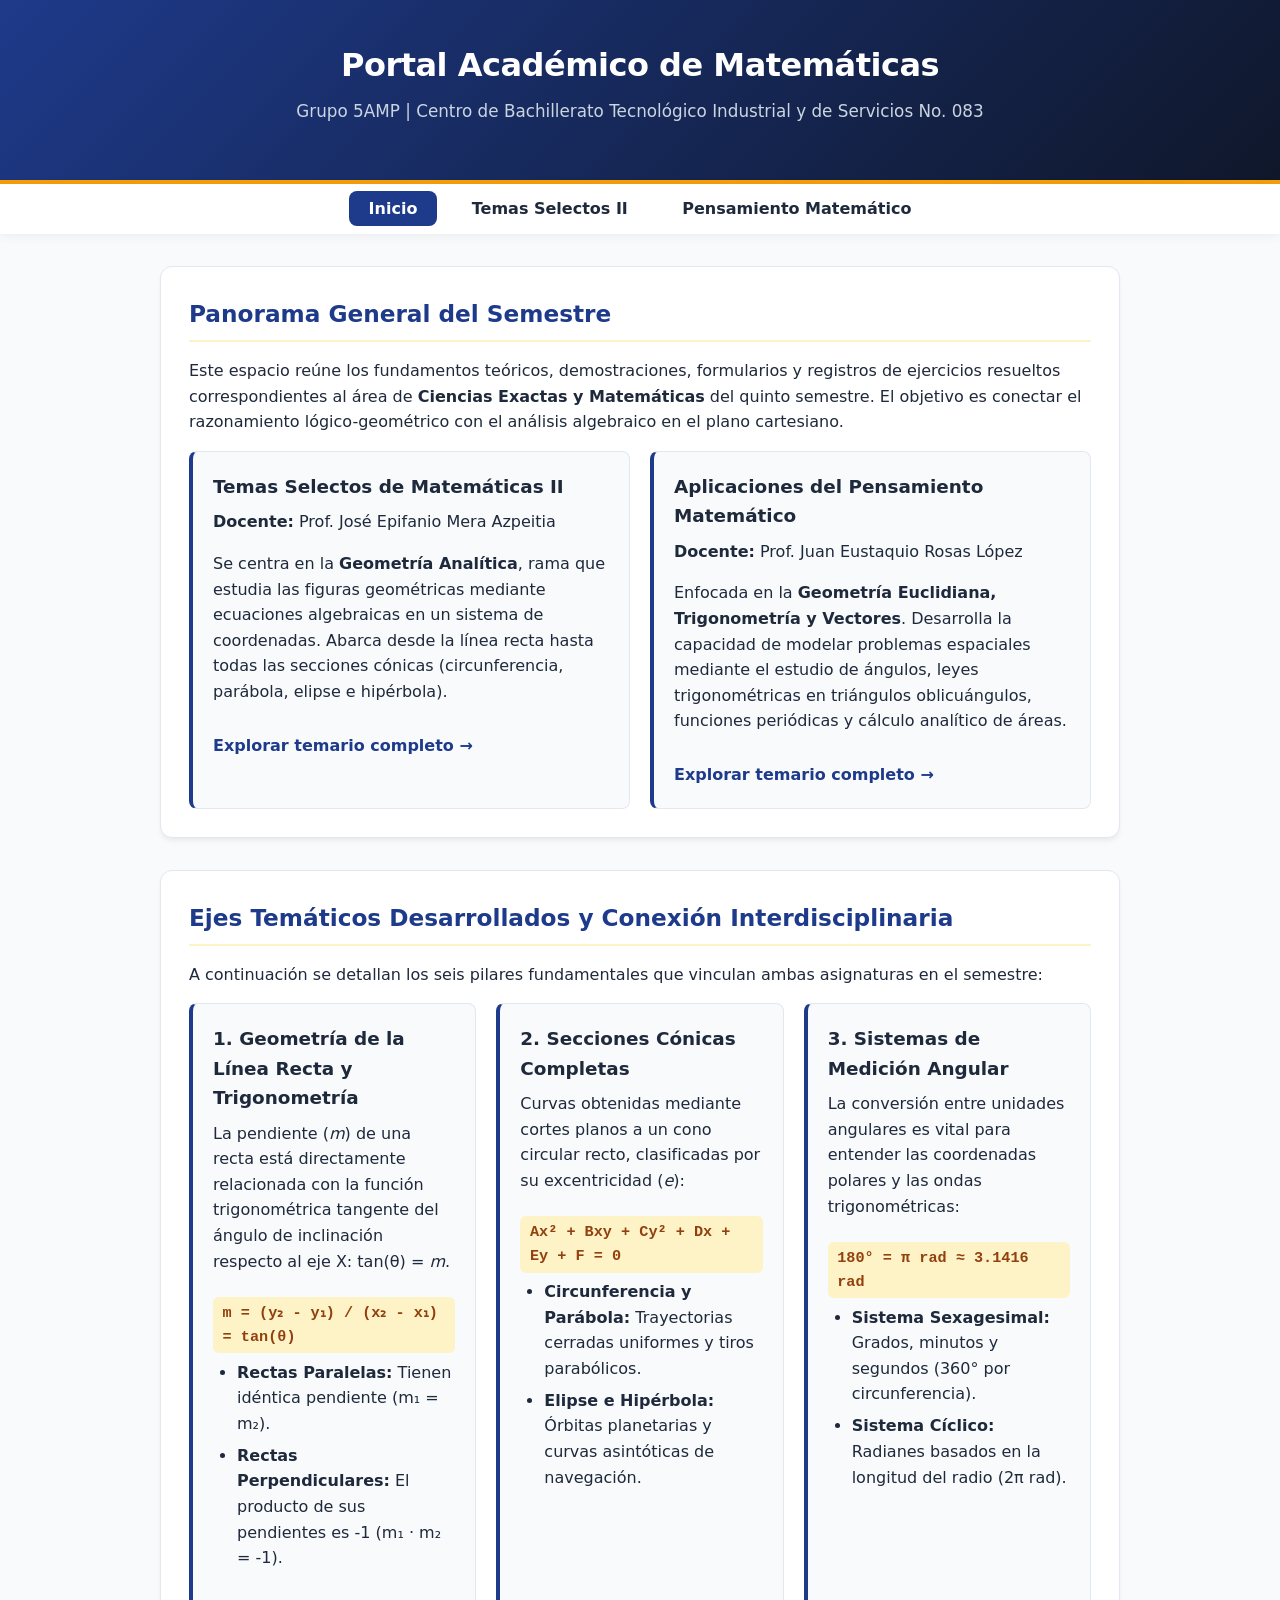
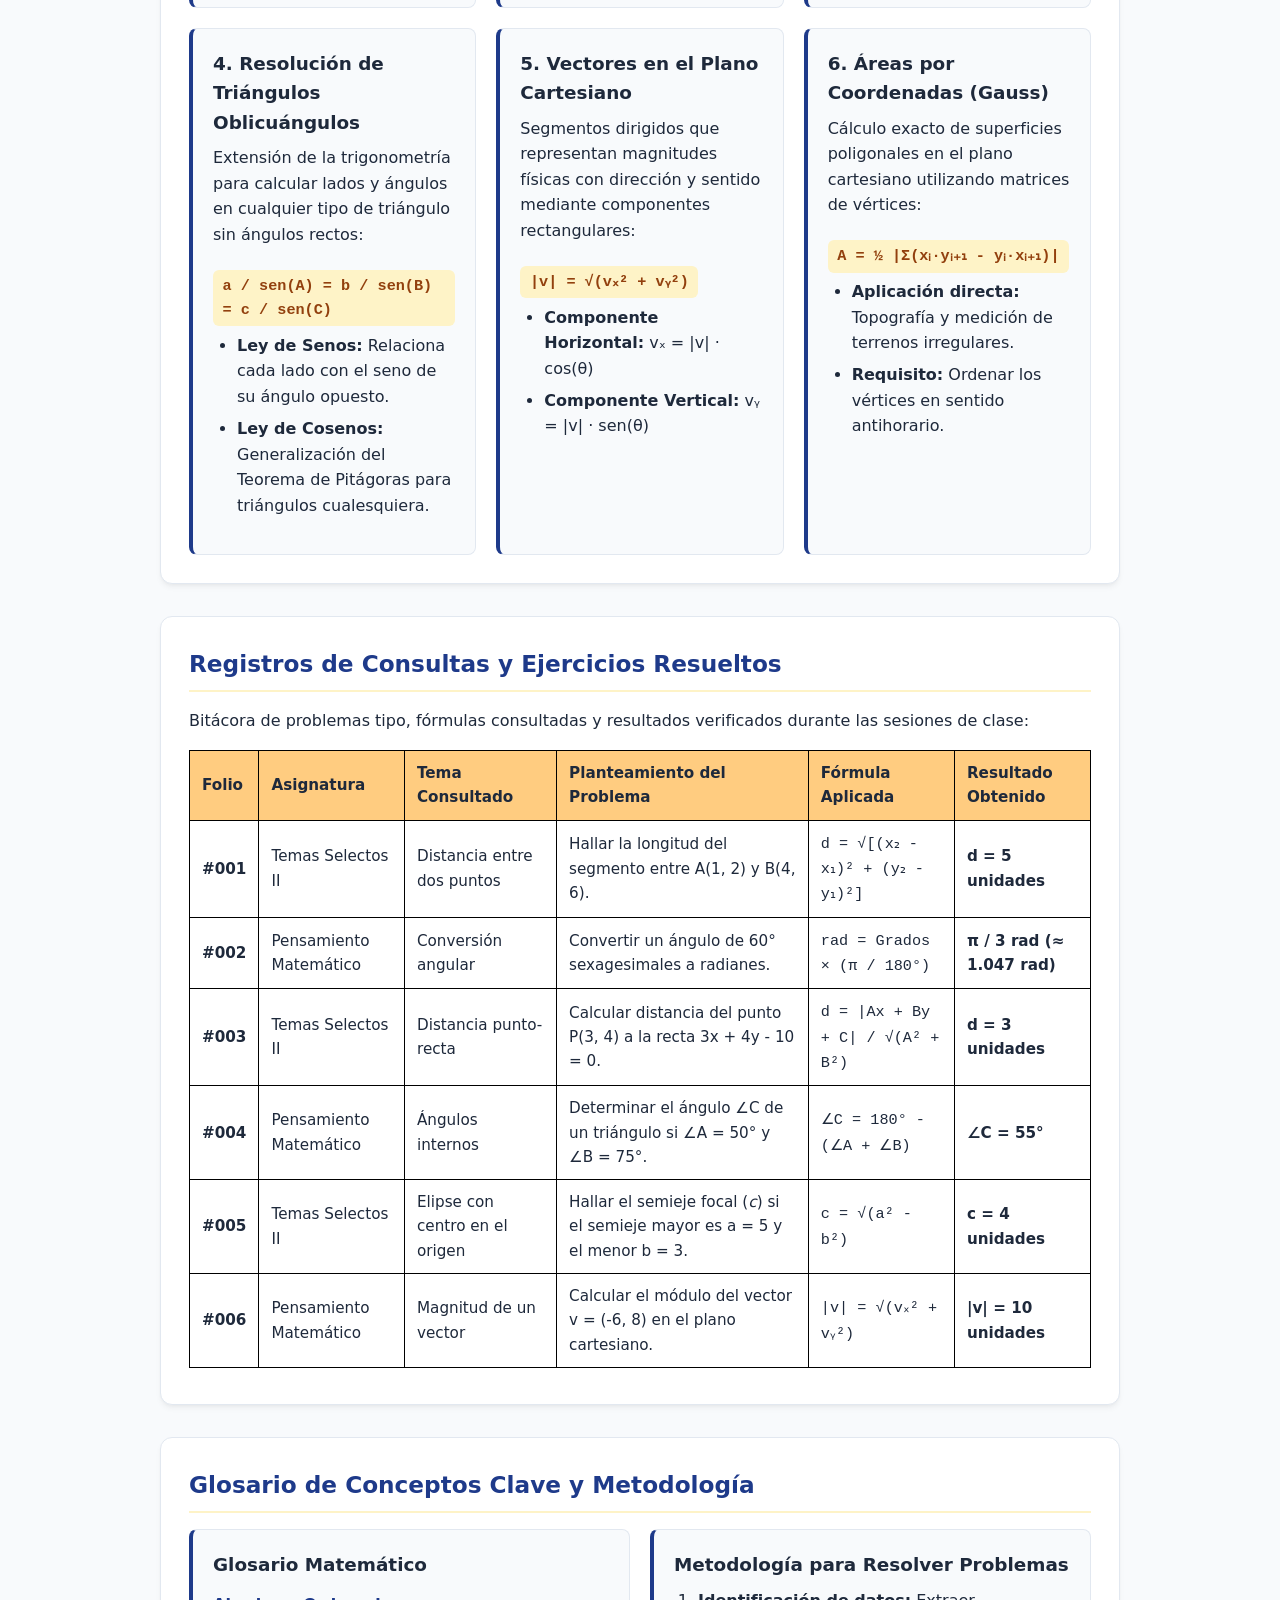
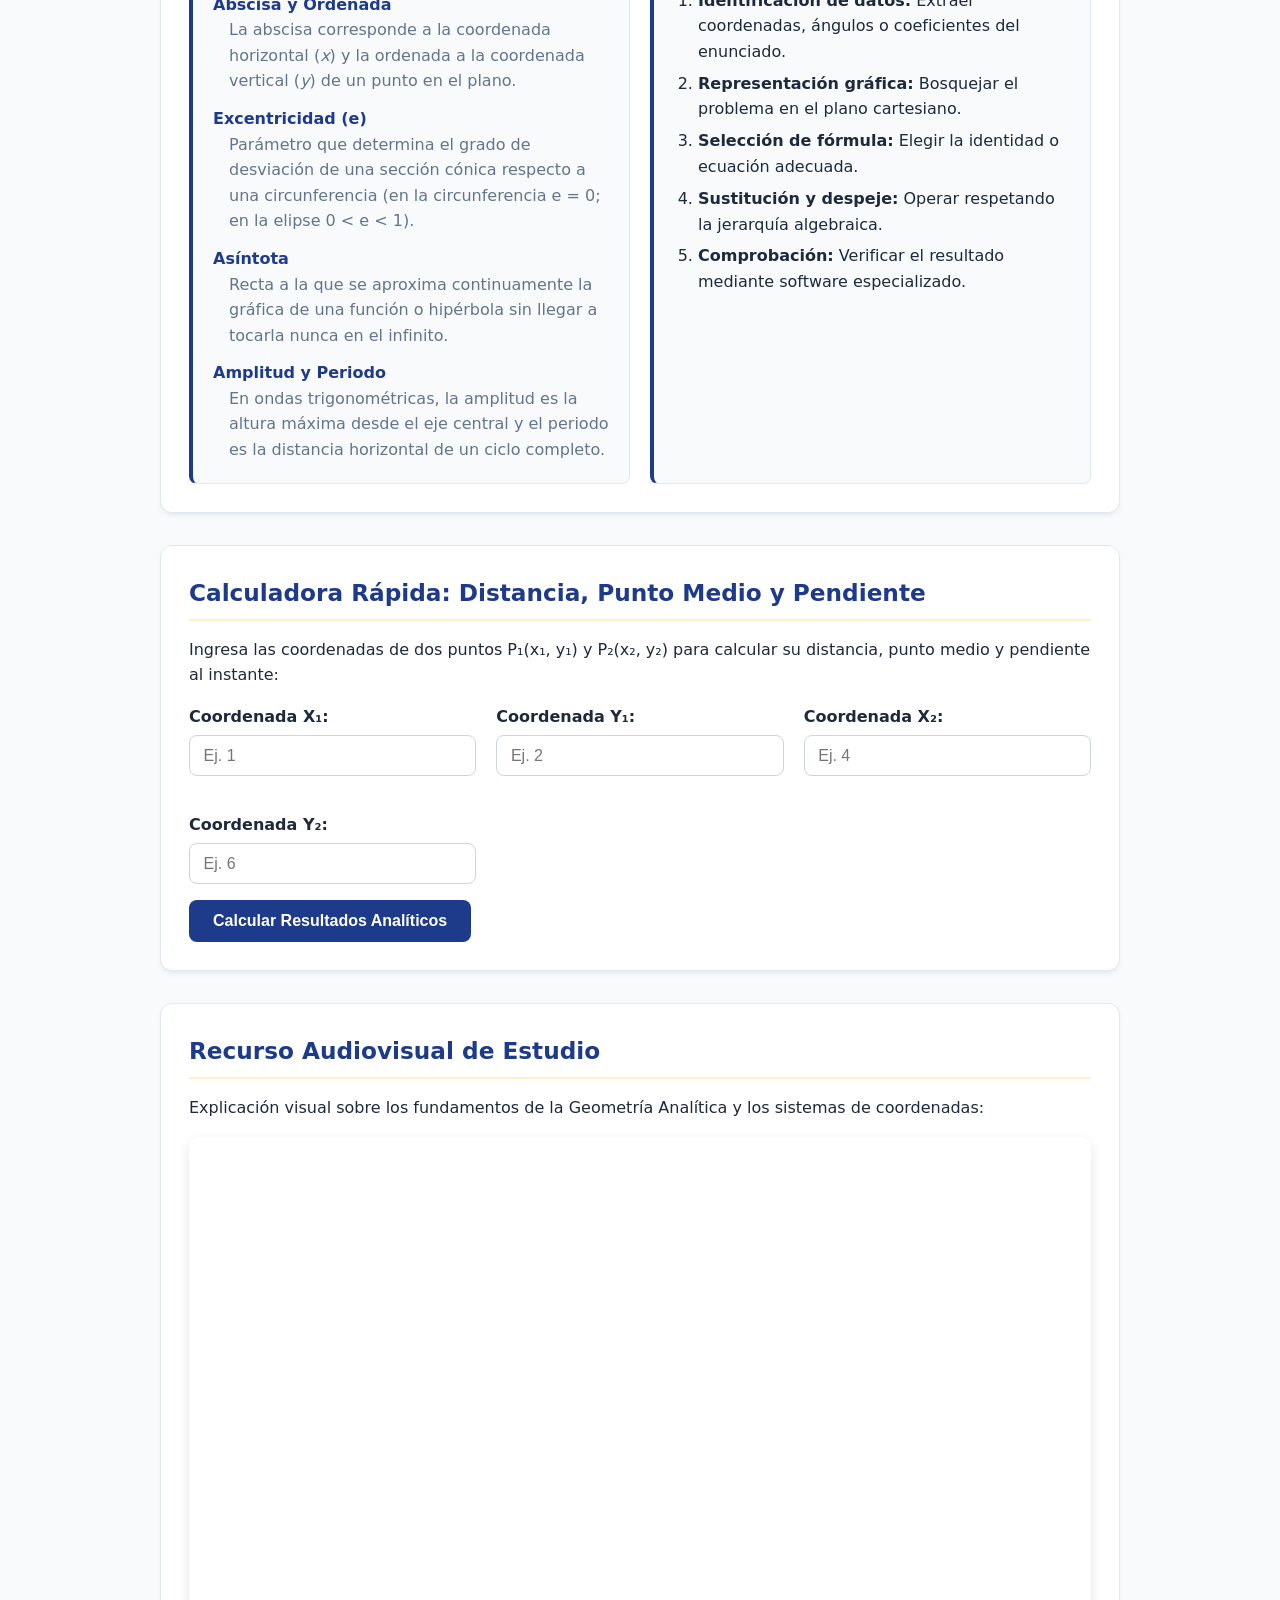
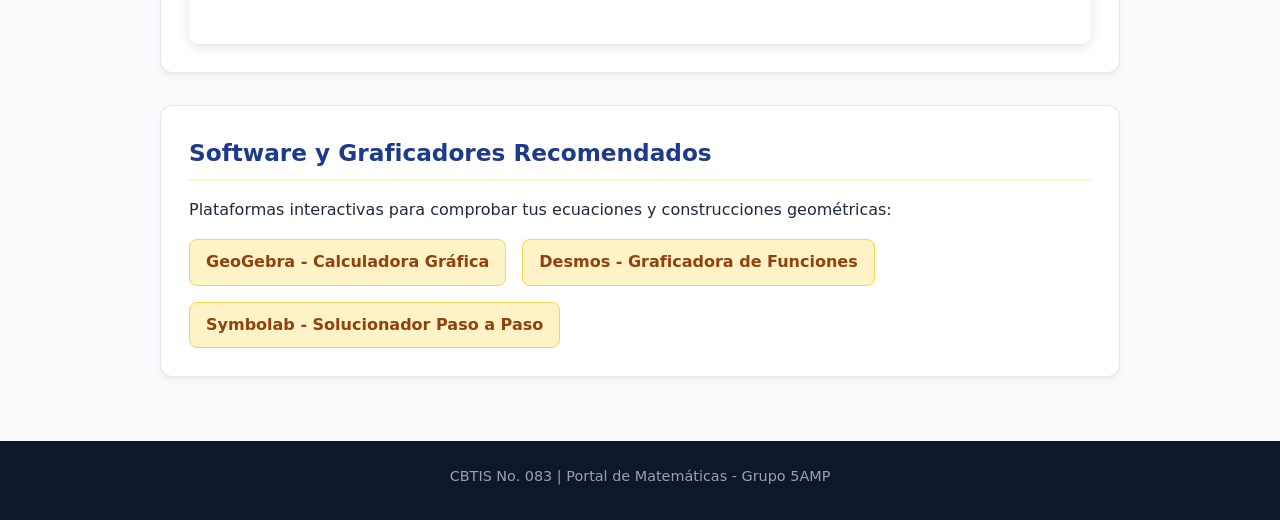
<file: index.html>
<!DOCTYPE html>
<html lang="es">
<head>
    <meta charset="UTF-8">
    <meta name="viewport" content="width=device-width, initial-scale=1.0">
    <title>Portal de Matemáticas 5AMP - CBTIS 83</title>
    <link rel="icon" href="https://www.CBTIS83.edu.mx/favicon.ico" type="image/x-icon">
    <link rel="stylesheet" href="estilos.css">
    <link rel="stylesheet" href="estilos_tabala.css">
</head>
<body>

    <header>
        <h1>Portal Académico de Matemáticas</h1>
        <p>Grupo 5AMP | Centro de Bachillerato Tecnológico Industrial y de Servicios No. 083</p>
    </header>

    <nav>
        <ul>
            <li><a href="index.html" class="active">Inicio</a></li>
            <li><a href="Materia1.html">Temas Selectos II</a></li>
            <li><a href="materia2.html">Pensamiento Matemático</a></li>
        </ul>
    </nav>

    <main>
        <!-- Introducción y Enfoque de las Materias -->
        <section>
            <h2>Panorama General del Semestre</h2>
            <p>Este espacio reúne los fundamentos teóricos, demostraciones, formularios y registros de ejercicios resueltos correspondientes al área de <strong>Ciencias Exactas y Matemáticas</strong> del quinto semestre. El objetivo es conectar el razonamiento lógico-geométrico con el análisis algebraico en el plano cartesiano.</p>

            <div class="grid-container">
                <article class="card">
                    <h3>Temas Selectos de Matemáticas II</h3>
                    <p><strong>Docente:</strong> Prof. José Epifanio Mera Azpeitia</p>
                    <p>Se centra en la <strong>Geometría Analítica</strong>, rama que estudia las figuras geométricas mediante ecuaciones algebraicas en un sistema de coordenadas. Abarca desde la línea recta hasta todas las secciones cónicas (circunferencia, parábola, elipse e hipérbola).</p>
                    <a href="Materia1.html" class="btn-link">Explorar temario completo →</a>
                </article>

                <article class="card">
                    <h3>Aplicaciones del Pensamiento Matemático</h3>
                    <p><strong>Docente:</strong> Prof. Juan Eustaquio Rosas López</p>
                    <p>Enfocada en la <strong>Geometría Euclidiana, Trigonometría y Vectores</strong>. Desarrolla la capacidad de modelar problemas espaciales mediante el estudio de ángulos, leyes trigonométricas en triángulos oblicuángulos, funciones periódicas y cálculo analítico de áreas.</p>
                    <a href="materia2.html" class="btn-link">Explorar temario completo →</a>
                </article>
            </div>
        </section>

        <!-- Desarrollo Profundo de Núcleos Temáticos -->
        <section>
            <h2>Ejes Temáticos Desarrollados y Conexión Interdisciplinaria</h2>
            <p>A continuación se detallan los seis pilares fundamentales que vinculan ambas asignaturas en el semestre:</p>

            <div class="grid-container">
                <article class="card">
                    <h3>1. Geometría de la Línea Recta y Trigonometría</h3>
                    <p>La pendiente (<em>m</em>) de una recta está directamente relacionada con la función trigonométrica tangente del ángulo de inclinación respecto al eje X: tan(θ) = <em>m</em>.</p>
                    <span class="formula-badge">m = (y₂ - y₁) / (x₂ - x₁) = tan(θ)</span>
                    <ul class="styled-list">
                        <li><strong>Rectas Paralelas:</strong> Tienen idéntica pendiente (m₁ = m₂).</li>
                        <li><strong>Rectas Perpendiculares:</strong> El producto de sus pendientes es -1 (m₁ · m₂ = -1).</li>
                    </ul>
                </article>

                <article class="card">
                    <h3>2. Secciones Cónicas Completas</h3>
                    <p>Curvas obtenidas mediante cortes planos a un cono circular recto, clasificadas por su excentricidad (<em>e</em>):</p>
                    <span class="formula-badge">Ax² + Bxy + Cy² + Dx + Ey + F = 0</span>
                    <ul class="styled-list">
                        <li><strong>Circunferencia y Parábola:</strong> Trayectorias cerradas uniformes y tiros parabólicos.</li>
                        <li><strong>Elipse e Hipérbola:</strong> Órbitas planetarias y curvas asintóticas de navegación.</li>
                    </ul>
                </article>

                <article class="card">
                    <h3>3. Sistemas de Medición Angular</h3>
                    <p>La conversión entre unidades angulares es vital para entender las coordenadas polares y las ondas trigonométricas:</p>
                    <span class="formula-badge">180° = π rad ≈ 3.1416 rad</span>
                    <ul class="styled-list">
                        <li><strong>Sistema Sexagesimal:</strong> Grados, minutos y segundos (360° por circunferencia).</li>
                        <li><strong>Sistema Cíclico:</strong> Radianes basados en la longitud del radio (2π rad).</li>
                    </ul>
                </article>

                <article class="card">
                    <h3>4. Resolución de Triángulos Oblicuángulos</h3>
                    <p>Extensión de la trigonometría para calcular lados y ángulos en cualquier tipo de triángulo sin ángulos rectos:</p>
                    <span class="formula-badge">a / sen(A) = b / sen(B) = c / sen(C)</span>
                    <ul class="styled-list">
                        <li><strong>Ley de Senos:</strong> Relaciona cada lado con el seno de su ángulo opuesto.</li>
                        <li><strong>Ley de Cosenos:</strong> Generalización del Teorema de Pitágoras para triángulos cualesquiera.</li>
                    </ul>
                </article>

                <article class="card">
                    <h3>5. Vectores en el Plano Cartesiano</h3>
                    <p>Segmentos dirigidos que representan magnitudes físicas con dirección y sentido mediante componentes rectangulares:</p>
                    <span class="formula-badge">|v| = √(vₓ² + vᵧ²)</span>
                    <ul class="styled-list">
                        <li><strong>Componente Horizontal:</strong> vₓ = |v| · cos(θ)</li>
                        <li><strong>Componente Vertical:</strong> vᵧ = |v| · sen(θ)</li>
                    </ul>
                </article>

                <article class="card">
                    <h3>6. Áreas por Coordenadas (Gauss)</h3>
                    <p>Cálculo exacto de superficies poligonales en el plano cartesiano utilizando matrices de vértices:</p>
                    <span class="formula-badge">A = ½ |Σ(xᵢ·yᵢ₊₁ - yᵢ·xᵢ₊₁)|</span>
                    <ul class="styled-list">
                        <li><strong>Aplicación directa:</strong> Topografía y medición de terrenos irregulares.</li>
                        <li><strong>Requisito:</strong> Ordenar los vértices en sentido antihorario.</li>
                    </ul>
                </article>
            </div>
        </section>

        <!-- Bitácora / Registros de Consultas Matemáticas -->
        <section>
            <h2>Registros de Consultas y Ejercicios Resueltos</h2>
            <p>Bitácora de problemas tipo, fórmulas consultadas y resultados verificados durante las sesiones de clase:</p>

            <div class="table-responsive">
                <table>
                    <thead>
                        <tr>
                            <th>Folio</th>
                            <th>Asignatura</th>
                            <th>Tema Consultado</th>
                            <th>Planteamiento del Problema</th>
                            <th>Fórmula Aplicada</th>
                            <th>Resultado Obtenido</th>
                        </tr>
                    </thead>
                    <tbody>
                        <tr>
                            <td><strong>#001</strong></td>
                            <td>Temas Selectos II</td>
                            <td>Distancia entre dos puntos</td>
                            <td>Hallar la longitud del segmento entre A(1, 2) y B(4, 6).</td>
                            <td><code>d = √[(x₂ - x₁)² + (y₂ - y₁)²]</code></td>
                            <td><strong>d = 5 unidades</strong></td>
                        </tr>
                        <tr>
                            <td><strong>#002</strong></td>
                            <td>Pensamiento Matemático</td>
                            <td>Conversión angular</td>
                            <td>Convertir un ángulo de 60° sexagesimales a radianes.</td>
                            <td><code>rad = Grados × (π / 180°)</code></td>
                            <td><strong>π / 3 rad (≈ 1.047 rad)</strong></td>
                        </tr>
                        <tr>
                            <td><strong>#003</strong></td>
                            <td>Temas Selectos II</td>
                            <td>Distancia punto-recta</td>
                            <td>Calcular distancia del punto P(3, 4) a la recta 3x + 4y - 10 = 0.</td>
                            <td><code>d = |Ax + By + C| / √(A² + B²)</code></td>
                            <td><strong>d = 3 unidades</strong></td>
                        </tr>
                        <tr>
                            <td><strong>#004</strong></td>
                            <td>Pensamiento Matemático</td>
                            <td>Ángulos internos</td>
                            <td>Determinar el ángulo ∠C de un triángulo si ∠A = 50° y ∠B = 75°.</td>
                            <td><code>∠C = 180° - (∠A + ∠B)</code></td>
                            <td><strong>∠C = 55°</strong></td>
                        </tr>
                        <tr>
                            <td><strong>#005</strong></td>
                            <td>Temas Selectos II</td>
                            <td>Elipse con centro en el origen</td>
                            <td>Hallar el semieje focal (<em>c</em>) si el semieje mayor es a = 5 y el menor b = 3.</td>
                            <td><code>c = √(a² - b²)</code></td>
                            <td><strong>c = 4 unidades</strong></td>
                        </tr>
                        <tr>
                            <td><strong>#006</strong></td>
                            <td>Pensamiento Matemático</td>
                            <td>Magnitud de un vector</td>
                            <td>Calcular el módulo del vector v = (-6, 8) en el plano cartesiano.</td>
                            <td><code>|v| = √(vₓ² + vᵧ²)</code></td>
                            <td><strong>|v| = 10 unidades</strong></td>
                        </tr>
                    </tbody>
                </table>
            </div>
        </section>

        <!-- Glosario Matemático y Guía de Estudio -->
        <section>
            <h2>Glosario de Conceptos Clave y Metodología</h2>
            <div class="grid-container">
                <article class="card">
                    <h3>Glosario Matemático</h3>
                    <dl>
                        <dt>Abscisa y Ordenada</dt>
                        <dd>La abscisa corresponde a la coordenada horizontal (<em>x</em>) y la ordenada a la coordenada vertical (<em>y</em>) de un punto en el plano.</dd>
                        <dt>Excentricidad (e)</dt>
                        <dd>Parámetro que determina el grado de desviación de una sección cónica respecto a una circunferencia (en la circunferencia e = 0; en la elipse 0 &lt; e &lt; 1).</dd>
                        <dt>Asíntota</dt>
                        <dd>Recta a la que se aproxima continuamente la gráfica de una función o hipérbola sin llegar a tocarla nunca en el infinito.</dd>
                        <dt>Amplitud y Periodo</dt>
                        <dd>En ondas trigonométricas, la amplitud es la altura máxima desde el eje central y el periodo es la distancia horizontal de un ciclo completo.</dd>
                    </dl>
                </article>

                <article class="card">
                    <h3>Metodología para Resolver Problemas</h3>
                    <ol class="styled-list">
                        <li><strong>Identificación de datos:</strong> Extraer coordenadas, ángulos o coeficientes del enunciado.</li>
                        <li><strong>Representación gráfica:</strong> Bosquejar el problema en el plano cartesiano.</li>
                        <li><strong>Selección de fórmula:</strong> Elegir la identidad o ecuación adecuada.</li>
                        <li><strong>Sustitución y despeje:</strong> Operar respetando la jerarquía algebraica.</li>
                        <li><strong>Comprobación:</strong> Verificar el resultado mediante software especializado.</li>
                    </ol>
                </article>
            </div>
        </section>

        <!-- Calculadora Interactiva -->
        <section>
            <h2>Calculadora Rápida: Distancia, Punto Medio y Pendiente</h2>
            <p>Ingresa las coordenadas de dos puntos P₁(x₁, y₁) y P₂(x₂, y₂) para calcular su distancia, punto medio y pendiente al instante:</p>

            <form id="formCalculadora">
                <div class="grid-container">
                    <div class="form-group">
                        <label for="x1">Coordenada X₁:</label>
                        <input type="number" step="any" id="x1" placeholder="Ej. 1" required>
                    </div>
                    <div class="form-group">
                        <label for="y1">Coordenada Y₁:</label>
                        <input type="number" step="any" id="y1" placeholder="Ej. 2" required>
                    </div>
                    <div class="form-group">
                        <label for="x2">Coordenada X₂:</label>
                        <input type="number" step="any" id="x2" placeholder="Ej. 4" required>
                    </div>
                    <div class="form-group">
                        <label for="y2">Coordenada Y₂:</label>
                        <input type="number" step="any" id="y2" placeholder="Ej. 6" required>
                    </div>
                </div>

                <button type="submit">Calcular Resultados Analíticos</button>
            </form>

            <div id="alertaResultado" class="alerta-mensaje" role="alert"></div>
        </section>

        <!-- Video Educativo (Actualizado con enlace sugerido) -->
        <section>
            <h2>Recurso Audiovisual de Estudio</h2>
            <p>Explicación visual sobre los fundamentos de la Geometría Analítica y los sistemas de coordenadas:</p>
            <div class="video-wrapper">
                <iframe src="https://www.youtube.com/embed/u25vkjeCrF4" title="Geometría Analítica desde Cero" allow="accelerometer; autoplay; clipboard-write; encrypted-media; gyroscope; picture-in-picture" allowfullscreen></iframe>
            </div>
        </section>

        <!-- Herramientas Externas -->
        <section>
            <h2>Software y Graficadores Recomendados</h2>
            <p>Plataformas interactivas para comprobar tus ecuaciones y construcciones geométricas:</p>
            <ul class="resource-links">
                <li><a href="https://www.geogebra.org" target="_blank" rel="noopener">GeoGebra - Calculadora Gráfica</a></li>
                <li><a href="https://www.desmos.com" target="_blank" rel="noopener">Desmos - Graficadora de Funciones</a></li>
                <li><a href="https://es.symbolab.com" target="_blank" rel="noopener">Symbolab - Solucionador Paso a Paso</a></li>
            </ul>
        </section>
    </main>

    <footer>
        <p>CBTIS No. 083 | Portal de Matemáticas - Grupo 5AMP</p>
    </footer>

    <script>
        document.getElementById('formCalculadora').addEventListener('submit', function(event) {
            event.preventDefault();
            const x1 = parseFloat(document.getElementById('x1').value);
            const y1 = parseFloat(document.getElementById('y1').value);
            const x2 = parseFloat(document.getElementById('x2').value);
            const y2 = parseFloat(document.getElementById('y2').value);

            const dx = x2 - x1;
            const dy = y2 - y1;
            const distancia = Math.sqrt(dx * dx + dy * dy).toFixed(4);
            const xm = ((x1 + x2) / 2).toFixed(2);
            const ym = ((y1 + y2) / 2).toFixed(2);
            const pendiente = dx === 0 ? "Indefinida (recta vertical)" : (dy / dx).toFixed(4);

            const alerta = document.getElementById('alertaResultado');
            alerta.innerHTML = `<strong>Resultado calculado para P₁(${x1}, ${y1}) y P₂(${x2}, ${y2}):</strong><br>
                                • Distancia (d) = <strong>${distancia} unidades</strong><br>
                                • Punto Medio (P<sub>m</sub>) = <strong>(${xm}, ${ym})</strong><br>
                                • Pendiente (m) = <strong>${pendiente}</strong>`;
            alerta.style.display = 'block';
        });
    </script>
</body>
</html>
</file>
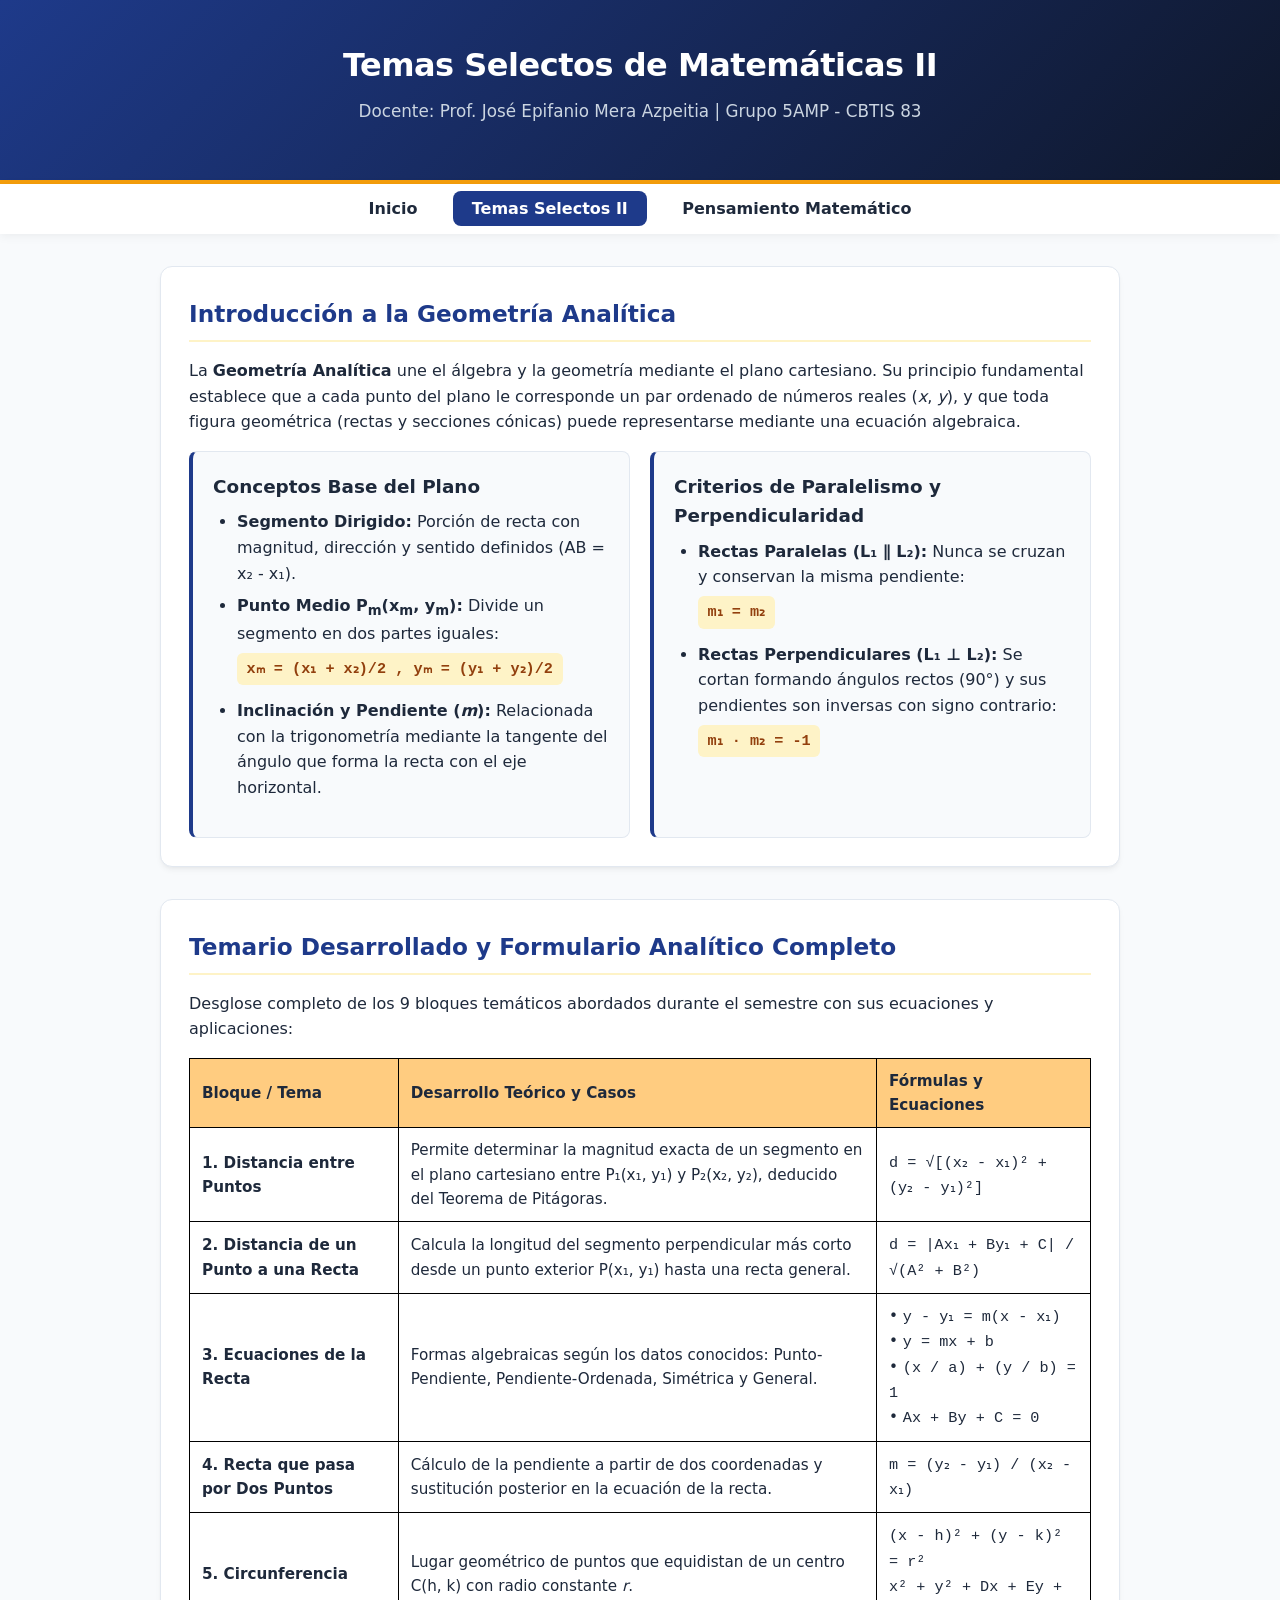
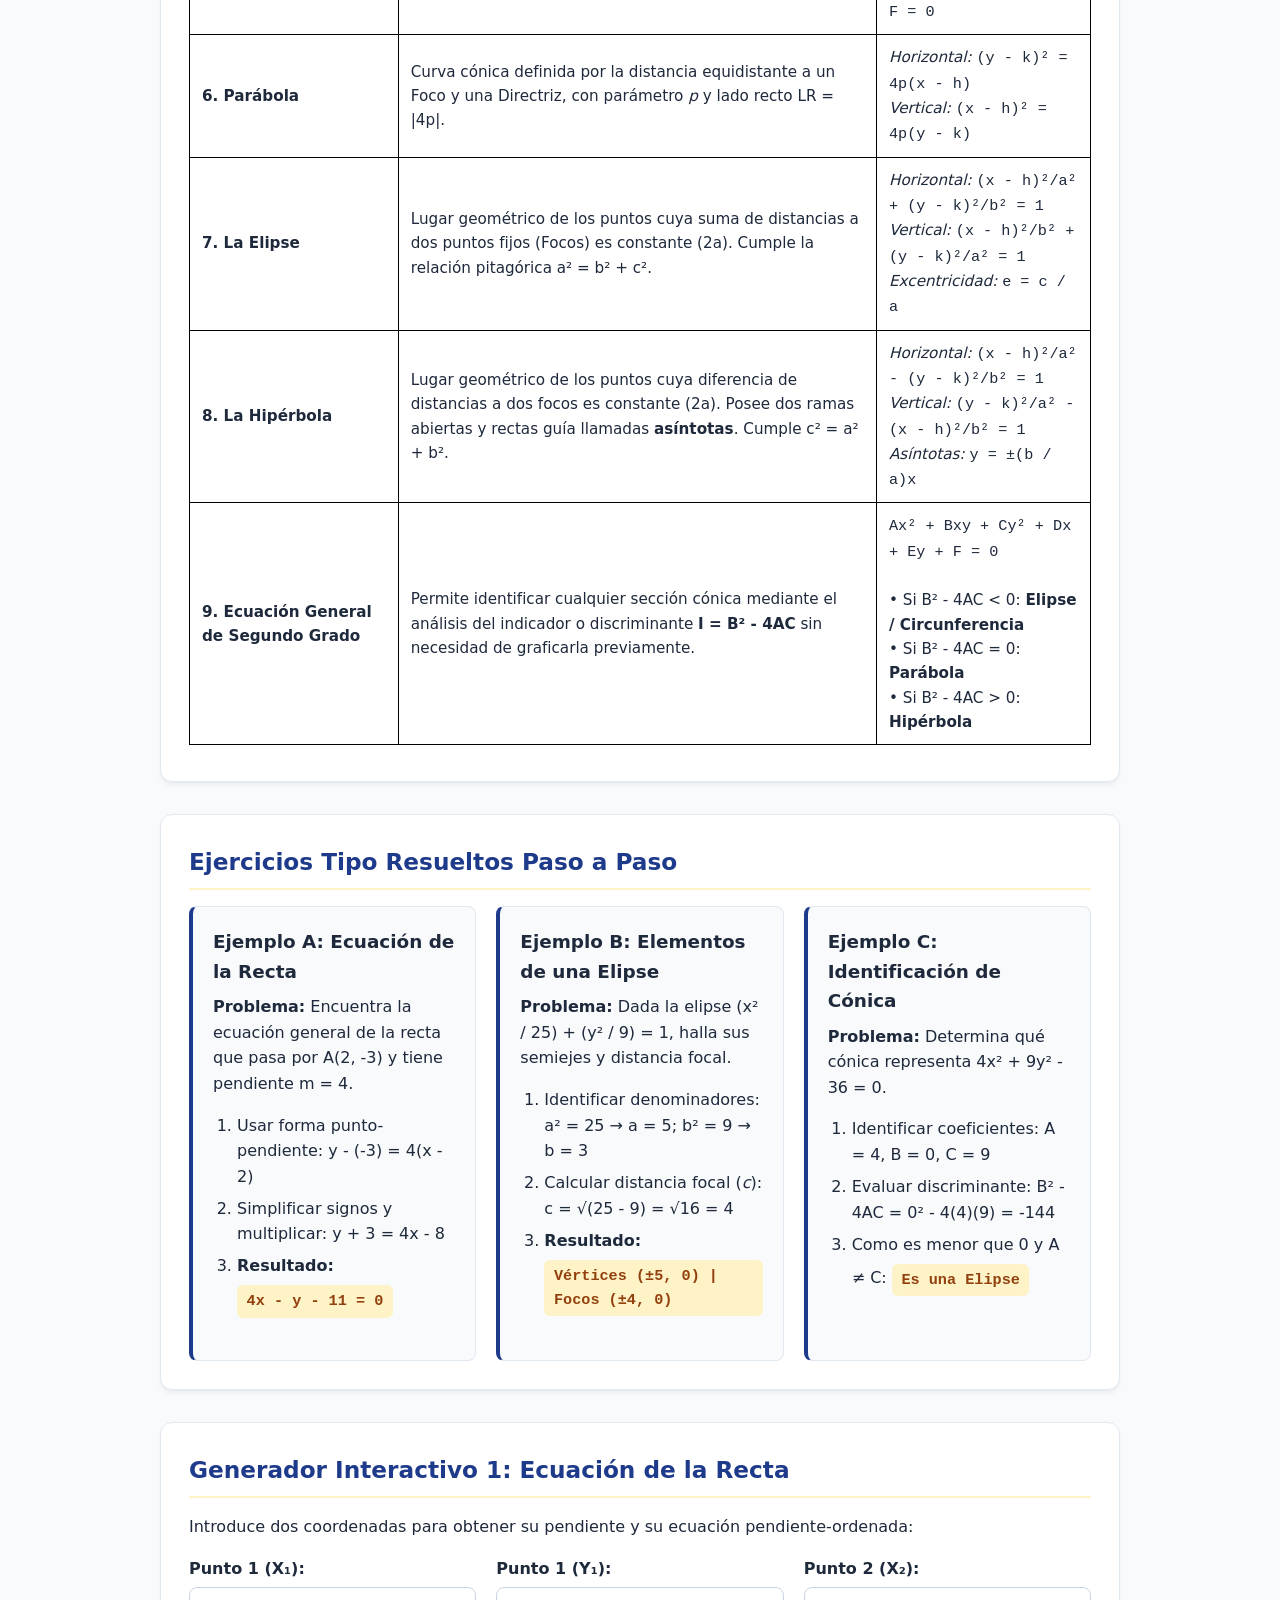
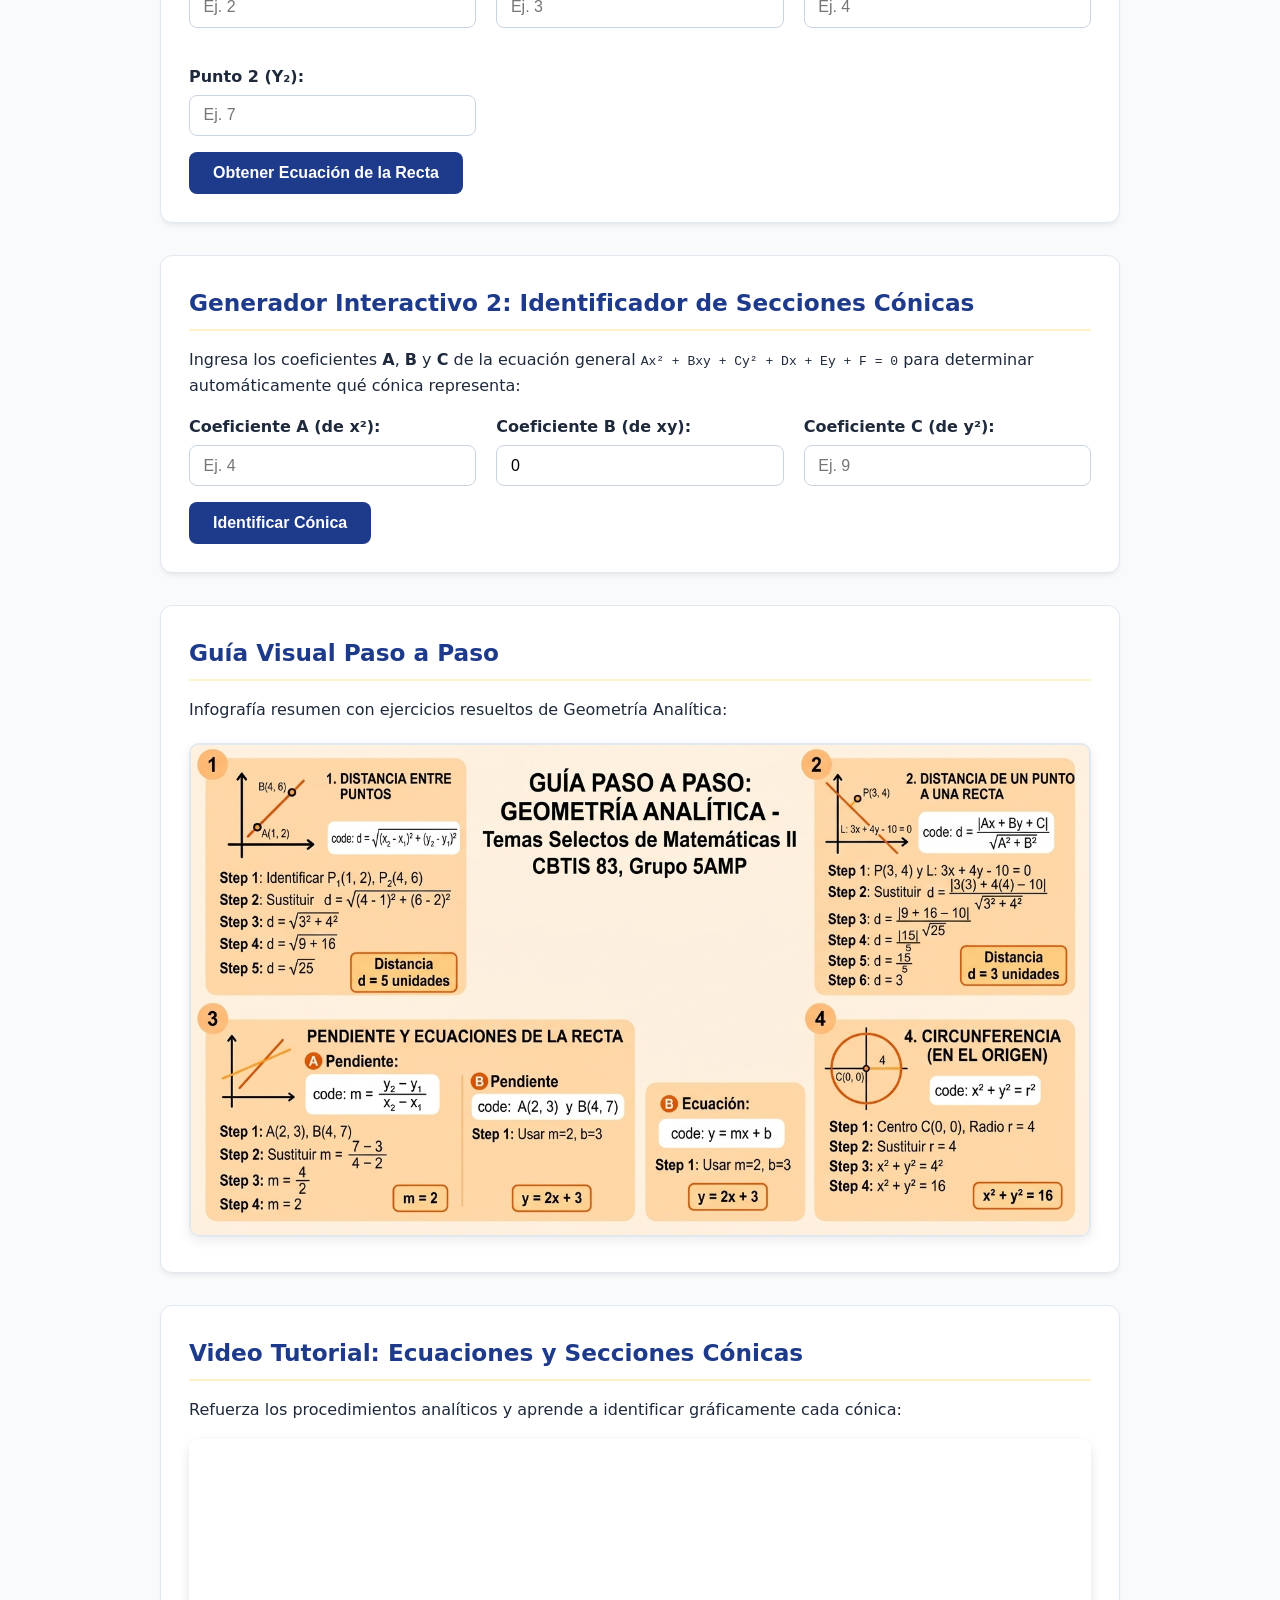
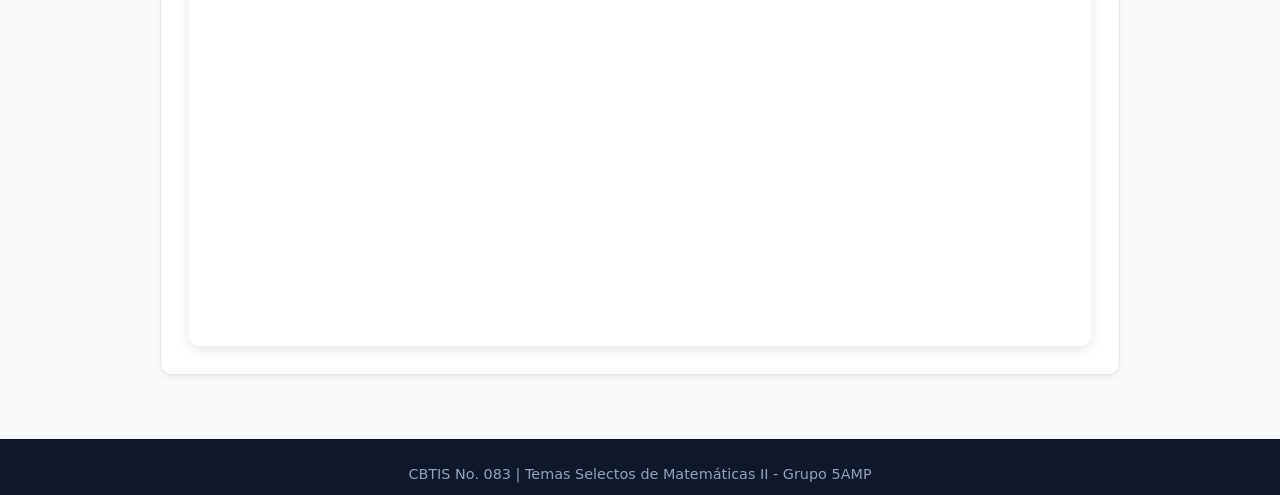
<file: Materia1.html>
<!DOCTYPE html>
<html lang="es">
<head>
    <meta charset="UTF-8">
    <meta name="viewport" content="width=device-width, initial-scale=1.0">
    <title>Temas Selectos de Matemáticas II - 5AMP</title>
    <link rel="icon" href="https://www.CBTIS83.edu.mx/favicon.ico" type="image/x-icon">
    <link rel="stylesheet" href="estilos.css">
    <link rel="stylesheet" href="estilos_tabala.css">
</head>
<body>
    <header>
        <h1>Temas Selectos de Matemáticas II</h1>
        <p>Docente: Prof. José Epifanio Mera Azpeitia | Grupo 5AMP - CBTIS 83</p>
    </header>

    <nav>
        <ul>
            <li><a href="index.html">Inicio</a></li>
            <li><a href="Materia1.html" class="active">Temas Selectos II</a></li>
            <li><a href="materia2.html">Pensamiento Matemático</a></li>
        </ul>
    </nav>

    <main>
        <!-- Introducción a la materia -->
        <section>
            <h2>Introducción a la Geometría Analítica</h2>
            <p>La <strong>Geometría Analítica</strong> une el álgebra y la geometría mediante el plano cartesiano. Su principio fundamental establece que a cada punto del plano le corresponde un par ordenado de números reales (<em>x</em>, <em>y</em>), y que toda figura geométrica (rectas y secciones cónicas) puede representarse mediante una ecuación algebraica.</p>

            <div class="grid-container">
                <article class="card">
                    <h3>Conceptos Base del Plano</h3>
                    <ul class="styled-list">
                        <li><strong>Segmento Dirigido:</strong> Porción de recta con magnitud, dirección y sentido definidos (AB = x₂ - x₁).</li>
                        <li><strong>Punto Medio P<sub>m</sub>(x<sub>m</sub>, y<sub>m</sub>):</strong> Divide un segmento en dos partes iguales: <br><span class="formula-badge">xₘ = (x₁ + x₂)/2 , yₘ = (y₁ + y₂)/2</span></li>
                        <li><strong>Inclinación y Pendiente (<em>m</em>):</strong> Relacionada con la trigonometría mediante la tangente del ángulo que forma la recta con el eje horizontal.</li>
                    </ul>
                </article>

                <article class="card">
                    <h3>Criterios de Paralelismo y Perpendicularidad</h3>
                    <ul class="styled-list">
                        <li><strong>Rectas Paralelas (L₁ ∥ L₂):</strong> Nunca se cruzan y conservan la misma pendiente: <br><span class="formula-badge">m₁ = m₂</span></li>
                        <li><strong>Rectas Perpendiculares (L₁ ⊥ L₂):</strong> Se cortan formando ángulos rectos (90°) y sus pendientes son inversas con signo contrario: <br><span class="formula-badge">m₁ · m₂ = -1</span></li>
                    </ul>
                </article>
            </div>
        </section>

        <!-- Tabla detallada de los 9 bloques -->
        <section>
            <h2>Temario Desarrollado y Formulario Analítico Completo</h2>
            <p>Desglose completo de los 9 bloques temáticos abordados durante el semestre con sus ecuaciones y aplicaciones:</p>

            <div class="table-responsive">
                <table>
                    <thead>
                        <tr>
                            <th>Bloque / Tema</th>
                            <th>Desarrollo Teórico y Casos</th>
                            <th>Fórmulas y Ecuaciones</th>
                        </tr>
                    </thead>
                    <tbody>
                        <tr>
                            <td><strong>1. Distancia entre Puntos</strong></td>
                            <td>Permite determinar la magnitud exacta de un segmento en el plano cartesiano entre P₁(x₁, y₁) y P₂(x₂, y₂), deducido del Teorema de Pitágoras.</td>
                            <td><code>d = √[(x₂ - x₁)² + (y₂ - y₁)²]</code></td>
                        </tr>
                        <tr>
                            <td><strong>2. Distancia de un Punto a una Recta</strong></td>
                            <td>Calcula la longitud del segmento perpendicular más corto desde un punto exterior P(x₁, y₁) hasta una recta general.</td>
                            <td><code>d = |Ax₁ + By₁ + C| / √(A² + B²)</code></td>
                        </tr>
                        <tr>
                            <td><strong>3. Ecuaciones de la Recta</strong></td>
                            <td>Formas algebraicas según los datos conocidos: Punto-Pendiente, Pendiente-Ordenada, Simétrica y General.</td>
                            <td>• <code>y - y₁ = m(x - x₁)</code><br>• <code>y = mx + b</code><br>• <code>(x / a) + (y / b) = 1</code><br>• <code>Ax + By + C = 0</code></td>
                        </tr>
                        <tr>
                            <td><strong>4. Recta que pasa por Dos Puntos</strong></td>
                            <td>Cálculo de la pendiente a partir de dos coordenadas y sustitución posterior en la ecuación de la recta.</td>
                            <td><code>m = (y₂ - y₁) / (x₂ - x₁)</code></td>
                        </tr>
                        <tr>
                            <td><strong>5. Circunferencia</strong></td>
                            <td>Lugar geométrico de puntos que equidistan de un centro C(h, k) con radio constante <em>r</em>.</td>
                            <td><code>(x - h)² + (y - k)² = r²</code><br><code>x² + y² + Dx + Ey + F = 0</code></td>
                        </tr>
                        <tr>
                            <td><strong>6. Parábola</strong></td>
                            <td>Curva cónica definida por la distancia equidistante a un Foco y una Directriz, con parámetro <em>p</em> y lado recto LR = |4p|.</td>
                            <td><em>Horizontal:</em> <code>(y - k)² = 4p(x - h)</code><br><em>Vertical:</em> <code>(x - h)² = 4p(y - k)</code></td>
                        </tr>
                        <tr>
                            <td><strong>7. La Elipse</strong></td>
                            <td>Lugar geométrico de los puntos cuya suma de distancias a dos puntos fijos (Focos) es constante (2a). Cumple la relación pitagórica a² = b² + c².</td>
                            <td><em>Horizontal:</em> <code>(x - h)²/a² + (y - k)²/b² = 1</code><br><em>Vertical:</em> <code>(x - h)²/b² + (y - k)²/a² = 1</code><br><em>Excentricidad:</em> <code>e = c / a</code></td>
                        </tr>
                        <tr>
                            <td><strong>8. La Hipérbola</strong></td>
                            <td>Lugar geométrico de los puntos cuya diferencia de distancias a dos focos es constante (2a). Posee dos ramas abiertas y rectas guía llamadas <strong>asíntotas</strong>. Cumple c² = a² + b².</td>
                            <td><em>Horizontal:</em> <code>(x - h)²/a² - (y - k)²/b² = 1</code><br><em>Vertical:</em> <code>(y - k)²/a² - (x - h)²/b² = 1</code><br><em>Asíntotas:</em> <code>y = ±(b / a)x</code></td>
                        </tr>
                        <tr>
                            <td><strong>9. Ecuación General de Segundo Grado</strong></td>
                            <td>Permite identificar cualquier sección cónica mediante el análisis del indicador o discriminante <strong>I = B² - 4AC</strong> sin necesidad de graficarla previamente.</td>
                            <td><code>Ax² + Bxy + Cy² + Dx + Ey + F = 0</code><br><br>• Si B² - 4AC &lt; 0: <strong>Elipse / Circunferencia</strong><br>• Si B² - 4AC = 0: <strong>Parábola</strong><br>• Si B² - 4AC &gt; 0: <strong>Hipérbola</strong></td>
                        </tr>
                    </tbody>
                </table>
            </div>
        </section>

        <!-- Ejemplos prácticos -->
        <section>
            <h2>Ejercicios Tipo Resueltos Paso a Paso</h2>
            <div class="grid-container">
                <article class="card">
                    <h3>Ejemplo A: Ecuación de la Recta</h3>
                    <p><strong>Problema:</strong> Encuentra la ecuación general de la recta que pasa por A(2, -3) y tiene pendiente m = 4.</p>
                    <ol class="styled-list">
                        <li>Usar forma punto-pendiente: y - (-3) = 4(x - 2)</li>
                        <li>Simplificar signos y multiplicar: y + 3 = 4x - 8</li>
                        <li><strong>Resultado:</strong> <span class="formula-badge">4x - y - 11 = 0</span></li>
                    </ol>
                </article>

                <article class="card">
                    <h3>Ejemplo B: Elementos de una Elipse</h3>
                    <p><strong>Problema:</strong> Dada la elipse (x² / 25) + (y² / 9) = 1, halla sus semiejes y distancia focal.</p>
                    <ol class="styled-list">
                        <li>Identificar denominadores: a² = 25 → a = 5; b² = 9 → b = 3</li>
                        <li>Calcular distancia focal (<em>c</em>): c = √(25 - 9) = √16 = 4</li>
                        <li><strong>Resultado:</strong> <span class="formula-badge">Vértices (±5, 0) | Focos (±4, 0)</span></li>
                    </ol>
                </article>

                <article class="card">
                    <h3>Ejemplo C: Identificación de Cónica</h3>
                    <p><strong>Problema:</strong> Determina qué cónica representa 4x² + 9y² - 36 = 0.</p>
                    <ol class="styled-list">
                        <li>Identificar coeficientes: A = 4, B = 0, C = 9</li>
                        <li>Evaluar discriminante: B² - 4AC = 0² - 4(4)(9) = -144</li>
                        <li>Como es menor que 0 y A ≠ C: <span class="formula-badge">Es una Elipse</span></li>
                    </ol>
                </article>
            </div>
        </section>

        <!-- Herramienta interactiva 1: Ecuación de la recta -->
        <section>
            <h2>Generador Interactivo 1: Ecuación de la Recta</h2>
            <p>Introduce dos coordenadas para obtener su pendiente y su ecuación pendiente-ordenada:</p>

            <form id="formRecta">
                <div class="grid-container">
                    <div class="form-group">
                        <label for="rx1">Punto 1 (X₁):</label>
                        <input type="number" step="any" id="rx1" placeholder="Ej. 2" required>
                    </div>
                    <div class="form-group">
                        <label for="ry1">Punto 1 (Y₁):</label>
                        <input type="number" step="any" id="ry1" placeholder="Ej. 3" required>
                    </div>
                    <div class="form-group">
                        <label for="rx2">Punto 2 (X₂):</label>
                        <input type="number" step="any" id="rx2" placeholder="Ej. 4" required>
                    </div>
                    <div class="form-group">
                        <label for="ry2">Punto 2 (Y₂):</label>
                        <input type="number" step="any" id="ry2" placeholder="Ej. 7" required>
                    </div>
                </div>
                <button type="submit">Obtener Ecuación de la Recta</button>
            </form>

            <div id="alertaRecta" class="alerta-mensaje" role="alert"></div>
        </section>

        <!-- Herramienta interactiva 2: Identificador de Cónicas -->
        <section>
            <h2>Generador Interactivo 2: Identificador de Secciones Cónicas</h2>
            <p>Ingresa los coeficientes <strong>A</strong>, <strong>B</strong> y <strong>C</strong> de la ecuación general <code>Ax² + Bxy + Cy² + Dx + Ey + F = 0</code> para determinar automáticamente qué cónica representa:</p>

            <form id="formConica">
                <div class="grid-container">
                    <div class="form-group">
                        <label for="coefA">Coeficiente A (de x²):</label>
                        <input type="number" step="any" id="coefA" placeholder="Ej. 4" required>
                    </div>
                    <div class="form-group">
                        <label for="coefB">Coeficiente B (de xy):</label>
                        <input type="number" step="any" id="coefB" value="0" required>
                    </div>
                    <div class="form-group">
                        <label for="coefC">Coeficiente C (de y²):</label>
                        <input type="number" step="any" id="coefC" placeholder="Ej. 9" required>
                    </div>
                </div>
                <button type="submit">Identificar Cónica</button>
            </form>

            <div id="alertaConica" class="alerta-mensaje" role="alert"></div>
        </section>

        <!-- Guía Visual con tu Imagen -->
        <section>
            <h2>Guía Visual Paso a Paso</h2>
            <p>Infografía resumen con ejercicios resueltos de Geometría Analítica:</p>
            <div class="media-container">
                <img src="Gemini_Generated_Image_8ij6mu8ij6mu8ij6 (1).jpg" alt="Guía Paso a Paso Temas Selectos II" class="guia-img">
            </div>
        </section>

        <!-- Video de Apoyo (Actualizado con enlace sugerido) -->
        <section>
            <h2>Video Tutorial: Ecuaciones y Secciones Cónicas</h2>
            <p>Refuerza los procedimientos analíticos y aprende a identificar gráficamente cada cónica:</p>
            <div class="video-wrapper">
                <iframe src="https://www.youtube.com/embed/8_dhO8AroT0" title="Cómo identificar Cónicas" allow="accelerometer; autoplay; clipboard-write; encrypted-media; gyroscope; picture-in-picture" allowfullscreen></iframe>
            </div>
        </section>
    </main>

    <footer>
        <p>CBTIS No. 083 | Temas Selectos de Matemáticas II - Grupo 5AMP</p>
    </footer>

    <script>
        document.getElementById('formRecta').addEventListener('submit', function(event) {
            event.preventDefault();
            const x1 = parseFloat(document.getElementById('rx1').value);
            const y1 = parseFloat(document.getElementById('ry1').value);
            const x2 = parseFloat(document.getElementById('rx2').value);
            const y2 = parseFloat(document.getElementById('ry2').value);
            const alerta = document.getElementById('alertaRecta');

            if (x1 === x2 && y1 === y2) {
                alerta.innerHTML = "Los dos puntos son idénticos. Ingresa dos coordenadas diferentes.";
                alerta.style.display = 'block';
                return;
            }

            if (x2 - x1 === 0) {
                alerta.innerHTML = `<strong>Recta Vertical detectada:</strong><br>• Pendiente (m): Indefinida<br>• Ecuación de la recta: <strong>x = ${x1}</strong>`;
                alerta.style.display = 'block';
                return;
            }

            const m = (y2 - y1) / (x2 - x1);
            const b = y1 - (m * x1);
            const signoB = b >= 0 ? `+ ${b.toFixed(2)}` : `- ${Math.abs(b).toFixed(2)}`;

            alerta.innerHTML = `<strong>Análisis de la recta entre P₁(${x1}, ${y1}) y P₂(${x2}, ${y2}):</strong><br>
                                • Pendiente (m) = <strong>${m.toFixed(2)}</strong><br>
                                • Ordenada al origen (b) = <strong>${b.toFixed(2)}</strong><br>
                                • Ecuación ordinaria: <strong>y = ${m.toFixed(2)}x ${signoB}</strong>`;
            alerta.style.display = 'block';
        });

        document.getElementById('formConica').addEventListener('submit', function(event) {
            event.preventDefault();
            const A = parseFloat(document.getElementById('coefA').value);
            const B = parseFloat(document.getElementById('coefB').value);
            const C = parseFloat(document.getElementById('coefC').value);
            const alerta = document.getElementById('alertaConica');

            const discriminante = (B * B) - (4 * A * C);
            let tipoConica = "";

            if (A === 0 && C === 0 && B === 0) {
                tipoConica = "Línea Recta (no es una ecuación cuadrática).";
            } else if (discriminante < 0) {
                if (A === C && B === 0) {
                    tipoConica = "Circunferencia (discriminante negativo con A = C).";
                } else {
                    tipoConica = "Elipse (discriminante negativo con A ≠ C).";
                }
            } else if (discriminante === 0) {
                tipoConica = "Parábola (discriminante igual a cero).";
            } else {
                tipoConica = "Hipérbola (discriminante mayor que cero).";
            }

            alerta.innerHTML = `<strong>Resultado del Discriminante (I = B² - 4AC):</strong><br>
                                • Valor calculado: <strong>${discriminante}</strong><br>
                                • Sección Cónica identificada: <strong>${tipoConica}</strong>`;
            alerta.style.display = 'block';
        });
    </script>
</body>
</html>
</file>
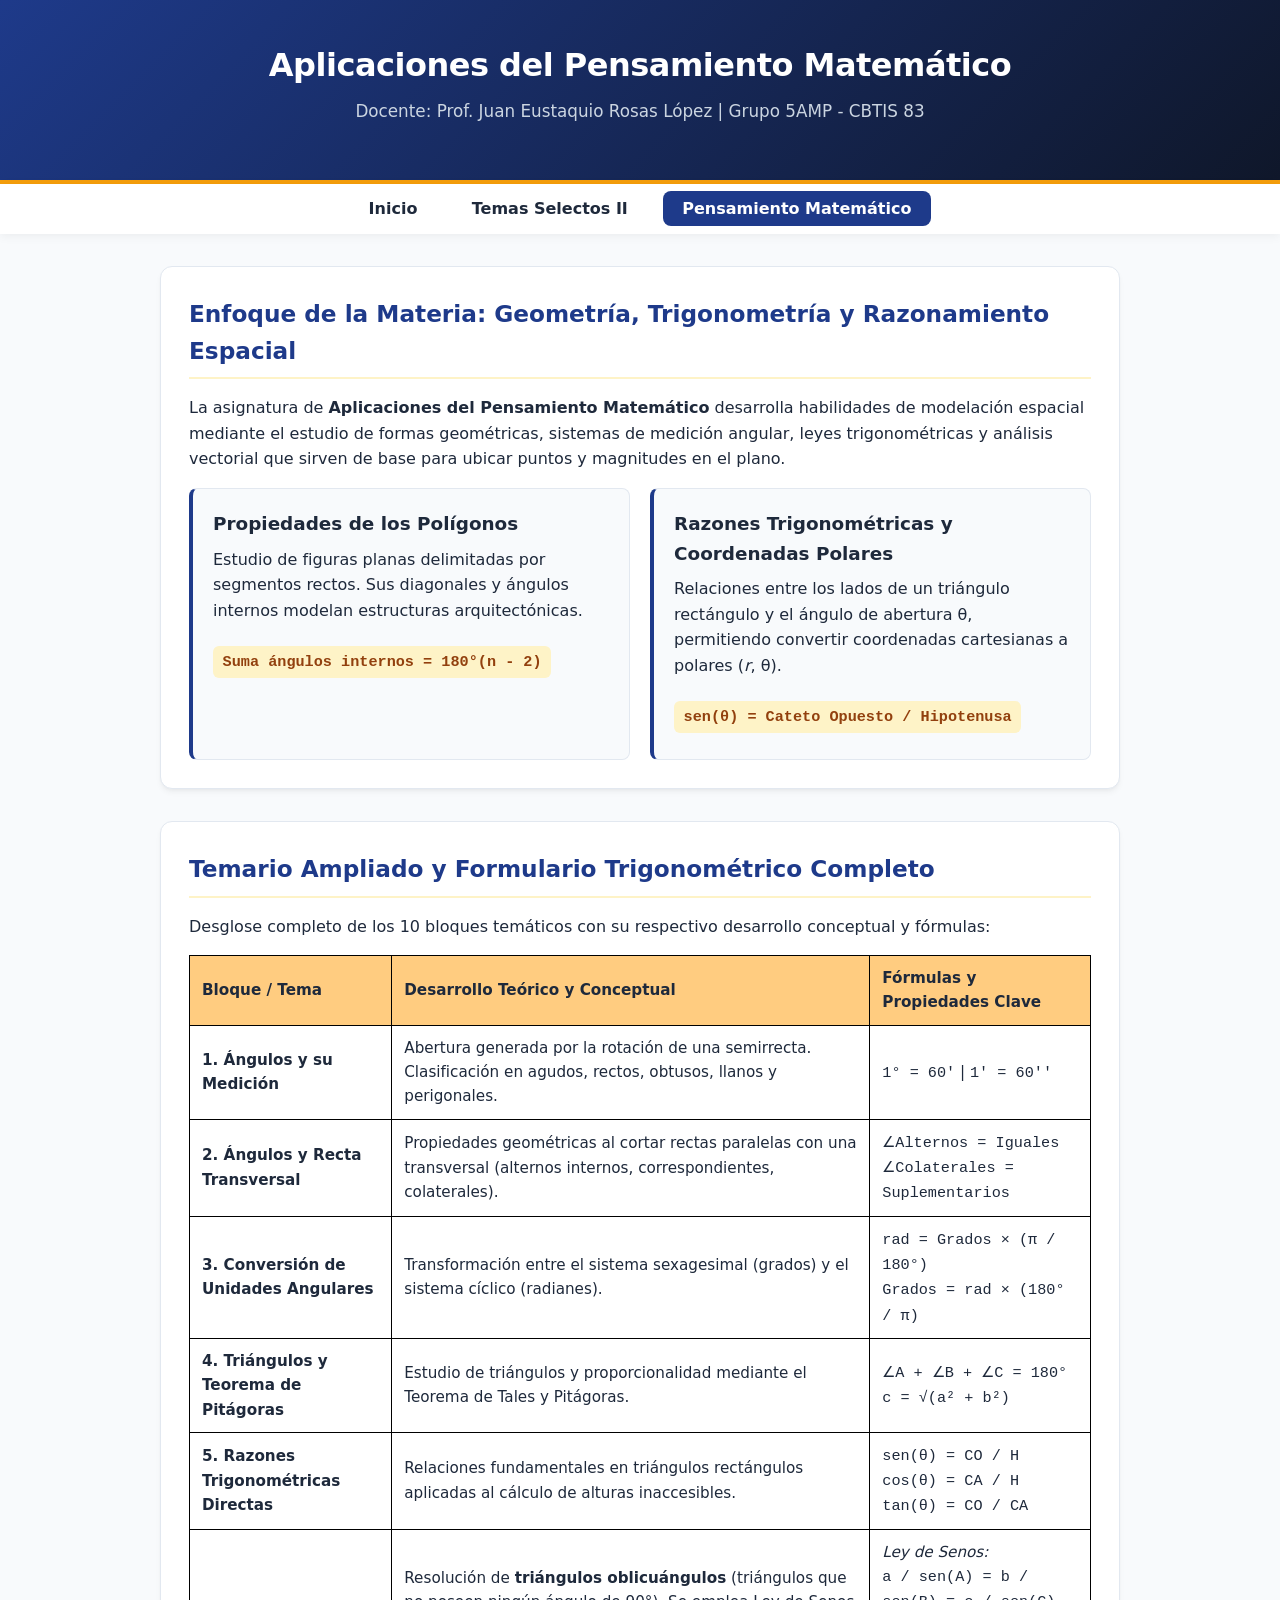
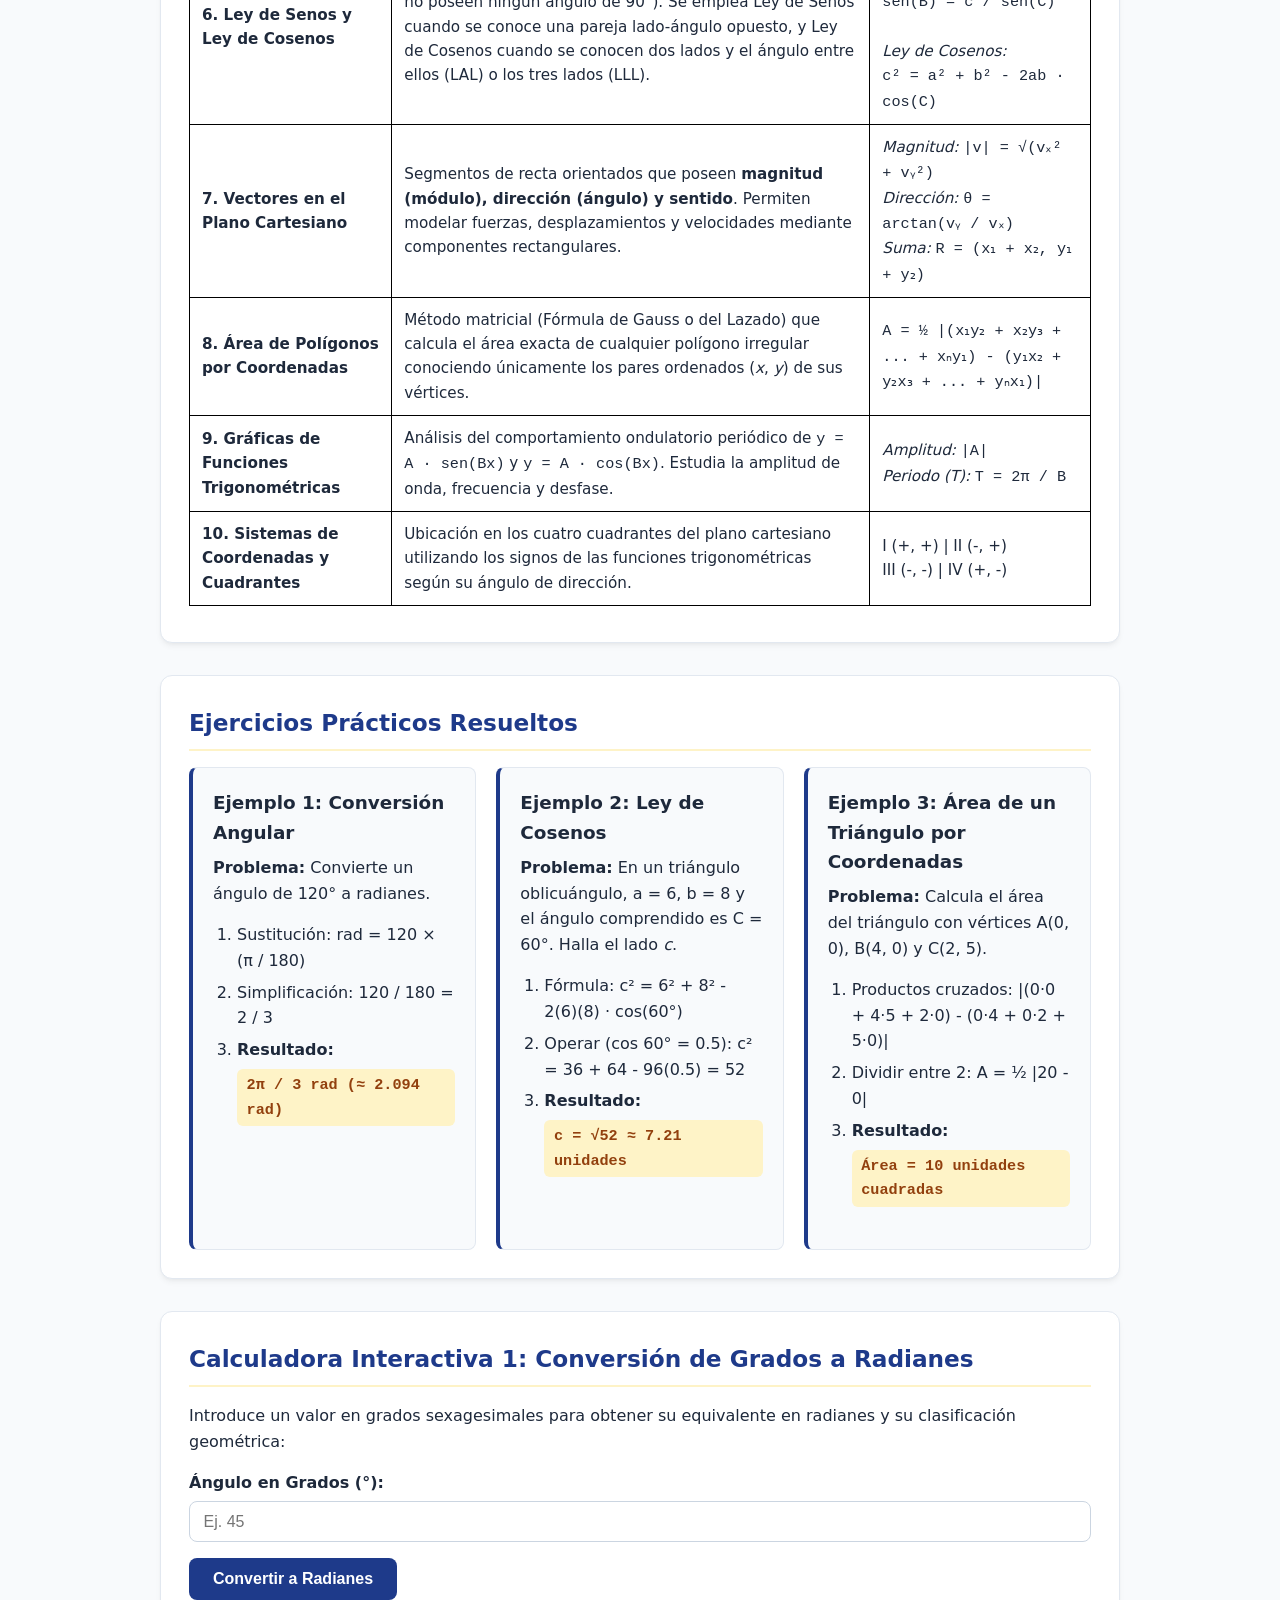
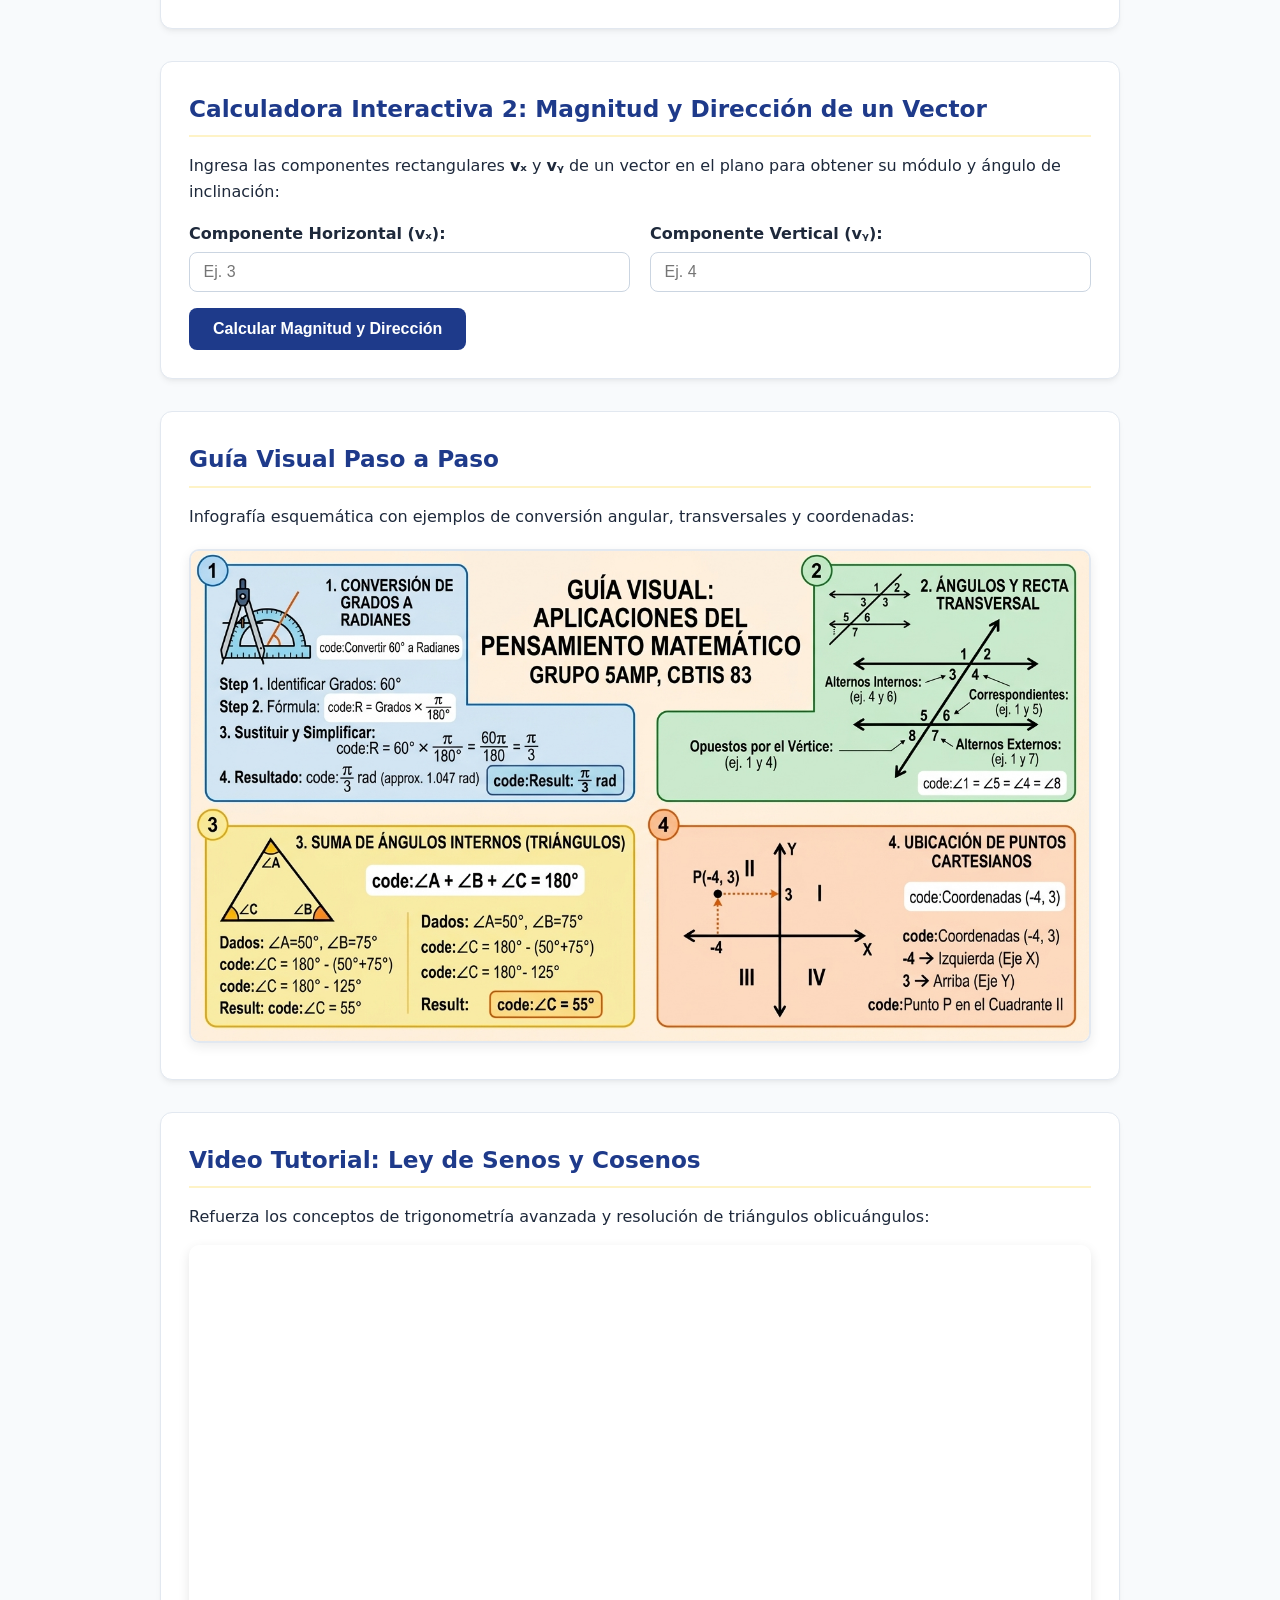
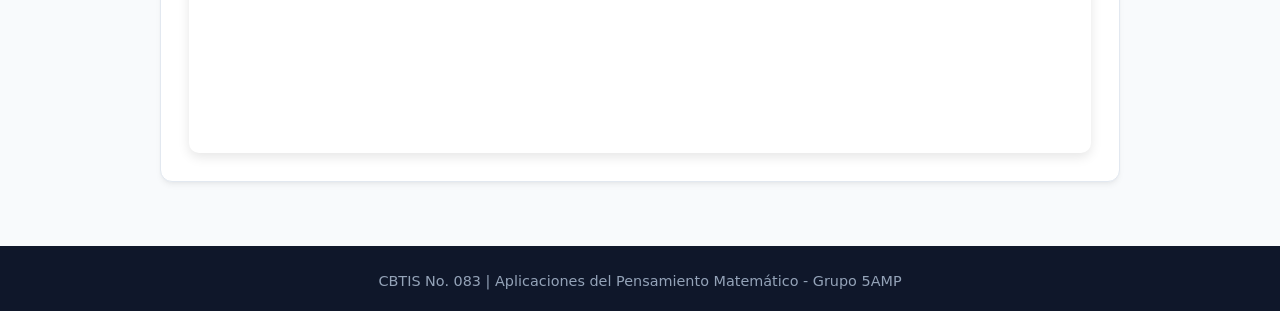
<file: materia2.html>
<!DOCTYPE html>
<html lang="es">
<head>
    <meta charset="UTF-8">
    <meta name="viewport" content="width=device-width, initial-scale=1.0">
    <title>Aplicaciones del Pensamiento Matemático - 5AMP</title>
    <link rel="icon" href="https://www.CBTIS83.edu.mx/favicon.ico" type="image/x-icon">
    <link rel="stylesheet" href="estilos.css">
    <link rel="stylesheet" href="estilos_tabala.css">
</head>
<body>
    <header>
        <h1>Aplicaciones del Pensamiento Matemático</h1>
        <p>Docente: Prof. Juan Eustaquio Rosas López | Grupo 5AMP - CBTIS 83</p>
    </header>

    <nav>
        <ul>
            <li><a href="index.html">Inicio</a></li>
            <li><a href="Materia1.html">Temas Selectos II</a></li>
            <li><a href="materia2.html" class="active">Pensamiento Matemático</a></li>
        </ul>
    </nav>

    <main>
        <!-- Introducción a la asignatura -->
        <section>
            <h2>Enfoque de la Materia: Geometría, Trigonometría y Razonamiento Espacial</h2>
            <p>La asignatura de <strong>Aplicaciones del Pensamiento Matemático</strong> desarrolla habilidades de modelación espacial mediante el estudio de formas geométricas, sistemas de medición angular, leyes trigonométricas y análisis vectorial que sirven de base para ubicar puntos y magnitudes en el plano.</p>

            <div class="grid-container">
                <article class="card">
                    <h3>Propiedades de los Polígonos</h3>
                    <p>Estudio de figuras planas delimitadas por segmentos rectos. Sus diagonales y ángulos internos modelan estructuras arquitectónicas.</p>
                    <span class="formula-badge">Suma ángulos internos = 180°(n - 2)</span>
                </article>

                <article class="card">
                    <h3>Razones Trigonométricas y Coordenadas Polares</h3>
                    <p>Relaciones entre los lados de un triángulo rectángulo y el ángulo de abertura θ, permitiendo convertir coordenadas cartesianas a polares (<em>r</em>, θ).</p>
                    <span class="formula-badge">sen(θ) = Cateto Opuesto / Hipotenusa</span>
                </article>
            </div>
        </section>

        <!-- Tabla detallada de los 10 bloques -->
        <section>
            <h2>Temario Ampliado y Formulario Trigonométrico Completo</h2>
            <p>Desglose completo de los 10 bloques temáticos con su respectivo desarrollo conceptual y fórmulas:</p>

            <div class="table-responsive">
                <table>
                    <thead>
                        <tr>
                            <th>Bloque / Tema</th>
                            <th>Desarrollo Teórico y Conceptual</th>
                            <th>Fórmulas y Propiedades Clave</th>
                        </tr>
                    </thead>
                    <tbody>
                        <tr>
                            <td><strong>1. Ángulos y su Medición</strong></td>
                            <td>Abertura generada por la rotación de una semirrecta. Clasificación en agudos, rectos, obtusos, llanos y perigonales.</td>
                            <td><code>1° = 60'</code> | <code>1' = 60''</code></td>
                        </tr>
                        <tr>
                            <td><strong>2. Ángulos y Recta Transversal</strong></td>
                            <td>Propiedades geométricas al cortar rectas paralelas con una transversal (alternos internos, correspondientes, colaterales).</td>
                            <td><code>∠Alternos = Iguales</code><br><code>∠Colaterales = Suplementarios</code></td>
                        </tr>
                        <tr>
                            <td><strong>3. Conversión de Unidades Angulares</strong></td>
                            <td>Transformación entre el sistema sexagesimal (grados) y el sistema cíclico (radianes).</td>
                            <td><code>rad = Grados × (π / 180°)</code><br><code>Grados = rad × (180° / π)</code></td>
                        </tr>
                        <tr>
                            <td><strong>4. Triángulos y Teorema de Pitágoras</strong></td>
                            <td>Estudio de triángulos y proporcionalidad mediante el Teorema de Tales y Pitágoras.</td>
                            <td><code>∠A + ∠B + ∠C = 180°</code><br><code>c = √(a² + b²)</code></td>
                        </tr>
                        <tr>
                            <td><strong>5. Razones Trigonométricas Directas</strong></td>
                            <td>Relaciones fundamentales en triángulos rectángulos aplicadas al cálculo de alturas inaccesibles.</td>
                            <td><code>sen(θ) = CO / H</code><br><code>cos(θ) = CA / H</code><br><code>tan(θ) = CO / CA</code></td>
                        </tr>
                        <tr>
                            <td><strong>6. Ley de Senos y Ley de Cosenos</strong></td>
                            <td>Resolución de <strong>triángulos oblicuángulos</strong> (triángulos que no poseen ningún ángulo de 90°). Se emplea Ley de Senos cuando se conoce una pareja lado-ángulo opuesto, y Ley de Cosenos cuando se conocen dos lados y el ángulo entre ellos (LAL) o los tres lados (LLL).</td>
                            <td><em>Ley de Senos:</em><br><code>a / sen(A) = b / sen(B) = c / sen(C)</code><br><br><em>Ley de Cosenos:</em><br><code>c² = a² + b² - 2ab · cos(C)</code></td>
                        </tr>
                        <tr>
                            <td><strong>7. Vectores en el Plano Cartesiano</strong></td>
                            <td>Segmentos de recta orientados que poseen <strong>magnitud (módulo), dirección (ángulo) y sentido</strong>. Permiten modelar fuerzas, desplazamientos y velocidades mediante componentes rectangulares.</td>
                            <td><em>Magnitud:</em> <code>|v| = √(vₓ² + vᵧ²)</code><br><em>Dirección:</em> <code>θ = arctan(vᵧ / vₓ)</code><br><em>Suma:</em> <code>R = (x₁ + x₂, y₁ + y₂)</code></td>
                        </tr>
                        <tr>
                            <td><strong>8. Área de Polígonos por Coordenadas</strong></td>
                            <td>Método matricial (Fórmula de Gauss o del Lazado) que calcula el área exacta de cualquier polígono irregular conociendo únicamente los pares ordenados (<em>x</em>, <em>y</em>) de sus vértices.</td>
                            <td><code>A = ½ |(x₁y₂ + x₂y₃ + ... + xₙy₁) - (y₁x₂ + y₂x₃ + ... + yₙx₁)|</code></td>
                        </tr>
                        <tr>
                            <td><strong>9. Gráficas de Funciones Trigonométricas</strong></td>
                            <td>Análisis del comportamiento ondulatorio periódico de <code>y = A · sen(Bx)</code> y <code>y = A · cos(Bx)</code>. Estudia la amplitud de onda, frecuencia y desfase.</td>
                            <td><em>Amplitud:</em> <code>|A|</code><br><em>Periodo (T):</em> <code>T = 2π / B</code></td>
                        </tr>
                        <tr>
                            <td><strong>10. Sistemas de Coordenadas y Cuadrantes</strong></td>
                            <td>Ubicación en los cuatro cuadrantes del plano cartesiano utilizando los signos de las funciones trigonométricas según su ángulo de dirección.</td>
                            <td>I (+, +) | II (-, +)<br>III (-, -) | IV (+, -)</td>
                        </tr>
                    </tbody>
                </table>
            </div>
        </section>

        <!-- Ejemplos prácticos -->
        <section>
            <h2>Ejercicios Prácticos Resueltos</h2>
            <div class="grid-container">
                <article class="card">
                    <h3>Ejemplo 1: Conversión Angular</h3>
                    <p><strong>Problema:</strong> Convierte un ángulo de 120° a radianes.</p>
                    <ol class="styled-list">
                        <li>Sustitución: rad = 120 × (π / 180)</li>
                        <li>Simplificación: 120 / 180 = 2 / 3</li>
                        <li><strong>Resultado:</strong> <span class="formula-badge">2π / 3 rad (≈ 2.094 rad)</span></li>
                    </ol>
                </article>

                <article class="card">
                    <h3>Ejemplo 2: Ley de Cosenos</h3>
                    <p><strong>Problema:</strong> En un triángulo oblicuángulo, a = 6, b = 8 y el ángulo comprendido es C = 60°. Halla el lado <em>c</em>.</p>
                    <ol class="styled-list">
                        <li>Fórmula: c² = 6² + 8² - 2(6)(8) · cos(60°)</li>
                        <li>Operar (cos 60° = 0.5): c² = 36 + 64 - 96(0.5) = 52</li>
                        <li><strong>Resultado:</strong> <span class="formula-badge">c = √52 ≈ 7.21 unidades</span></li>
                    </ol>
                </article>

                <article class="card">
                    <h3>Ejemplo 3: Área de un Triángulo por Coordenadas</h3>
                    <p><strong>Problema:</strong> Calcula el área del triángulo con vértices A(0, 0), B(4, 0) y C(2, 5).</p>
                    <ol class="styled-list">
                        <li>Productos cruzados: |(0·0 + 4·5 + 2·0) - (0·4 + 0·2 + 5·0)|</li>
                        <li>Dividir entre 2: A = ½ |20 - 0|</li>
                        <li><strong>Resultado:</strong> <span class="formula-badge">Área = 10 unidades cuadradas</span></li>
                    </ol>
                </article>
            </div>
        </section>

        <!-- Herramienta interactiva 1: Conversión Grados a Radianes -->
        <section>
            <h2>Calculadora Interactiva 1: Conversión de Grados a Radianes</h2>
            <p>Introduce un valor en grados sexagesimales para obtener su equivalente en radianes y su clasificación geométrica:</p>

            <form id="formGrados">
                <div class="form-group">
                    <label for="gradosInput">Ángulo en Grados (°):</label>
                    <input type="number" step="any" id="gradosInput" placeholder="Ej. 45" required>
                </div>
                <button type="submit">Convertir a Radianes</button>
            </form>

            <div id="alertaPensamiento" class="alerta-mensaje" role="alert"></div>
        </section>

        <!-- Herramienta interactiva 2: Calculadora de Vectores -->
        <section>
            <h2>Calculadora Interactiva 2: Magnitud y Dirección de un Vector</h2>
            <p>Ingresa las componentes rectangulares <strong>vₓ</strong> y <strong>vᵧ</strong> de un vector en el plano para obtener su módulo y ángulo de inclinación:</p>

            <form id="formVector">
                <div class="grid-container">
                    <div class="form-group">
                        <label for="vx">Componente Horizontal (vₓ):</label>
                        <input type="number" step="any" id="vx" placeholder="Ej. 3" required>
                    </div>
                    <div class="form-group">
                        <label for="vy">Componente Vertical (vᵧ):</label>
                        <input type="number" step="any" id="vy" placeholder="Ej. 4" required>
                    </div>
                </div>
                <button type="submit">Calcular Magnitud y Dirección</button>
            </form>

            <div id="alertaVector" class="alerta-mensaje" role="alert"></div>
        </section>

        <!-- Guía Visual con tu Imagen -->
        <section>
            <h2>Guía Visual Paso a Paso</h2>
            <p>Infografía esquemática con ejemplos de conversión angular, transversales y coordenadas:</p>
            <div class="media-container">
                <img src="Gemini_Generated_Image_qz8k05qz8k05qz8k (1).jpg" alt="Guía Visual Pensamiento Matemático" class="guia-img">
            </div>
        </section>

        <!-- Video de Apoyo (Actualizado con enlace sugerido) -->
        <section>
            <h2>Video Tutorial: Ley de Senos y Cosenos</h2>
            <p>Refuerza los conceptos de trigonometría avanzada y resolución de triángulos oblicuángulos:</p>
            <div class="video-wrapper">
                <iframe src="https://www.youtube.com/embed/SbFetGnLdr8" title="Ley de Seno y Coseno" allow="accelerometer; autoplay; clipboard-write; encrypted-media; gyroscope; picture-in-picture" allowfullscreen></iframe>
            </div>
        </section>
    </main>

    <footer>
        <p>CBTIS No. 083 | Aplicaciones del Pensamiento Matemático - Grupo 5AMP</p>
    </footer>

    <script>
        document.getElementById('formGrados').addEventListener('submit', function(event) {
            event.preventDefault();
            const grados = parseFloat(document.getElementById('gradosInput').value);
            const radianes = (grados * Math.PI) / 180;
            const alerta = document.getElementById('alertaPensamiento');

            let clasificacion = "Ángulo Agudo";
            if (grados === 90) clasificacion = "Ángulo Recto";
            else if (grados > 90 && grados < 180) clasificacion = "Ángulo Obtuso";
            else if (grados === 180) clasificacion = "Ángulo Llano";
            else if (grados > 180 && grados < 360) clasificacion = "Ángulo Cóncavo / Entrante";
            else if (grados === 360) clasificacion = "Ángulo Perigonal / Completo";

            alerta.innerHTML = `<strong>Resultado de la conversión:</strong><br>
                                • Grados ingresados: <strong>${grados}°</strong><br>
                                • Equivalente en radianes: <strong>${radianes.toFixed(4)} rad</strong><br>
                                • Clasificación geométrica: <strong>${clasificacion}</strong>`;
            alerta.style.display = 'block';
        });

        document.getElementById('formVector').addEventListener('submit', function(event) {
            event.preventDefault();
            const vx = parseFloat(document.getElementById('vx').value);
            const vy = parseFloat(document.getElementById('vy').value);
            const alerta = document.getElementById('alertaVector');

            const magnitud = Math.sqrt(vx * vx + vy * vy).toFixed(4);
            let anguloRad = Math.atan2(vy, vx);
            let anguloDeg = (anguloRad * 180) / Math.PI;
            if (anguloDeg < 0) anguloDeg += 360;

            alerta.innerHTML = `<strong>Análisis del Vector v = (${vx}, ${vy}):</strong><br>
                                • Magnitud / Módulo (|v|) = <strong>${magnitud} unidades</strong><br>
                                • Dirección (θ) = <strong>${anguloDeg.toFixed(2)}°</strong> (${anguloRad.toFixed(4)} rad)`;
            alerta.style.display = 'block';
        });
    </script>
</body>
</html>
</file>
<file: estilos.css>
/* Estilos Generales y Variables */
:root {
    --primary: #1e3a8a;       /* Azul académico profundo */
    --primary-light: #3b82f6;
    --accent: #f59e0b;        /* Ámbar cálido */
    --accent-soft: #fef3c7;
    --bg-body: #f8fafc;
    --bg-card: #ffffff;
    --text-main: #1e293b;
    --text-muted: #64748b;
    --border-color: #e2e8f0;
    --success-bg: #dcfce7;
    --success-text: #166534;
    --success-border: #86efac;
}

* {
    box-sizing: border-box;
    margin: 0;
    padding: 0;
}

body {
    font-family: 'Segoe UI', system-ui, -apple-system, sans-serif;
    background-color: var(--bg-body);
    color: var(--text-main);
    line-height: 1.6;
    display: flex;
    flex-direction: column;
    min-height: 100vh;
}

/* Encabezado */
header {
    background: linear-gradient(135deg, var(--primary) 0%, #0f172a 100%);
    color: #ffffff;
    text-align: center;
    padding: 2.5rem 1rem;
    border-bottom: 4px solid var(--accent);
}

header h1 {
    font-size: 2rem;
    margin-bottom: 0.4rem;
    letter-spacing: -0.5px;
}

header p {
    color: #cbd5e1;
    font-size: 1.05rem;
}

/* Navegación */
nav {
    background-color: #ffffff;
    box-shadow: 0 2px 10px rgba(0, 0, 0, 0.06);
    position: sticky;
    top: 0;
    z-index: 100;
    padding: 0.75rem 1rem;
}

nav ul {
    list-style: none;
    display: flex;
    justify-content: center;
    flex-wrap: wrap;
    gap: 1rem;
}

nav a {
    text-decoration: none;
    color: var(--text-main);
    font-weight: 600;
    padding: 0.5rem 1.2rem;
    border-radius: 8px;
    transition: all 0.25s ease;
}

nav a:hover, nav a.active {
    background-color: var(--primary);
    color: #ffffff;
}

/* Contenedor Principal */
main {
    max-width: 1000px;
    width: 100%;
    margin: 2rem auto;
    padding: 0 1.25rem;
    flex: 1;
}

section {
    background-color: var(--bg-card);
    border-radius: 12px;
    padding: 1.75rem;
    margin-bottom: 2rem;
    box-shadow: 0 4px 6px -1px rgba(0, 0, 0, 0.05), 0 2px 4px -2px rgba(0, 0, 0, 0.05);
    border: 1px solid var(--border-color);
}

h2 {
    color: var(--primary);
    font-size: 1.45rem;
    margin-bottom: 1rem;
    padding-bottom: 0.5rem;
    border-bottom: 2px solid var(--accent-soft);
}

h3 {
    color: var(--text-main);
    font-size: 1.15rem;
    margin-bottom: 0.5rem;
}

p {
    margin-bottom: 1rem;
}

/* Cuadrícula de Tarjetas */
.grid-container {
    display: grid;
    grid-template-columns: repeat(auto-fit, minmax(280px, 1fr));
    gap: 1.25rem;
    margin-top: 1rem;
}

.card {
    background-color: var(--bg-body);
    border: 1px solid var(--border-color);
    border-left: 4px solid var(--primary);
    border-radius: 8px;
    padding: 1.25rem;
}

.formula-badge {
    display: inline-block;
    background-color: var(--accent-soft);
    color: #92400e;
    font-family: 'Courier New', Courier, monospace;
    font-weight: bold;
    padding: 0.25rem 0.6rem;
    border-radius: 6px;
    margin: 0.4rem 0;
    font-size: 0.95rem;
}

.btn-link {
    display: inline-block;
    margin-top: 0.75rem;
    color: var(--primary);
    font-weight: 700;
    text-decoration: none;
}

.btn-link:hover {
    text-decoration: underline;
    color: var(--primary-light);
}

/* Listas */
ul.styled-list, ol.styled-list {
    margin-left: 1.5rem;
    margin-bottom: 1rem;
}

ul.styled-list li, ol.styled-list li {
    margin-bottom: 0.4rem;
}

dl dt {
    color: var(--primary);
    font-weight: bold;
    margin-top: 0.75rem;
}

dl dd {
    margin-left: 1rem;
    color: var(--text-muted);
}

/* Enlaces externos */
.resource-links {
    list-style: none;
    display: flex;
    flex-wrap: wrap;
    gap: 1rem;
}

.resource-links a {
    display: inline-block;
    background-color: var(--accent-soft);
    color: #92400e;
    text-decoration: none;
    font-weight: 600;
    padding: 0.6rem 1rem;
    border-radius: 8px;
    border: 1px solid #fcd34d;
    transition: transform 0.2s, background-color 0.2s;
}

.resource-links a:hover {
    background-color: #fde68a;
    transform: translateY(-2px);
}

/* Formularios */
.form-group {
    margin-bottom: 1rem;
}

label {
    display: block;
    font-weight: 600;
    margin-bottom: 0.35rem;
    color: var(--text-main);
}

input[type="text"],
input[type="number"],
select {
    width: 100%;
    padding: 0.65rem 0.85rem;
    border: 1px solid #cbd5e1;
    border-radius: 8px;
    font-size: 1rem;
    transition: border-color 0.2s;
}

input[type="text"]:focus,
input[type="number"]:focus,
select:focus {
    outline: none;
    border-color: var(--primary-light);
    box-shadow: 0 0 0 3px rgba(59, 130, 246, 0.15);
}

button[type="submit"] {
    background-color: var(--primary);
    color: #ffffff;
    border: none;
    padding: 0.75rem 1.5rem;
    font-size: 1rem;
    font-weight: 600;
    border-radius: 8px;
    cursor: pointer;
    transition: background-color 0.2s;
}

button[type="submit"]:hover {
    background-color: #172554;
}

/* Alerta Visual (Cumple indicador 10) */
.alerta-mensaje {
    display: none;
    margin-top: 1rem;
    padding: 1rem;
    background-color: var(--success-bg);
    color: var(--success-text);
    border: 1px solid var(--success-border);
    border-radius: 8px;
    font-weight: 600;
}

/* Imágenes y Videos Responsivos */
.media-container {
    text-align: center;
    margin-top: 1.25rem;
}

.guia-img {
    max-width: 100%;
    height: auto;
    border: 2px solid var(--border-color);
    border-radius: 10px;
    box-shadow: 0 4px 12px rgba(0, 0, 0, 0.08);
}

.video-wrapper {
    position: relative;
    padding-bottom: 56.25%; /* Relación 16:9 */
    height: 0;
    overflow: hidden;
    border-radius: 10px;
    box-shadow: 0 4px 12px rgba(0, 0, 0, 0.1);
}

.video-wrapper iframe {
    position: absolute;
    top: 0;
    left: 0;
    width: 100%;
    height: 100%;
    border: 0;
}

/* Pie de página */
footer {
    background-color: #0f172a;
    color: #94a3b8;
    text-align: center;
    padding: 1.5rem 1rem;
    font-size: 0.9rem;
    margin-top: auto;
}

/* Ajustes para móviles */
@media (max-width: 600px) {
    header h1 {
        font-size: 1.5rem;
    }
    section {
        padding: 1.2rem;
    }
}
</file>
<file: estilos_tabala.css>
table {
    width: 100%;
    border-collapse: collapse;
    background-color: #ffffff;
    margin-top: 0.5rem;
    margin-bottom: 0.5rem;
}

th, td {
    border: 1px solid #000000;
    padding: 10px 12px;
    text-align: left;
    font-size: 0.95rem;
}

th {
    background-color: #ffcc80;
    color: #1e293b;
}
</file>
